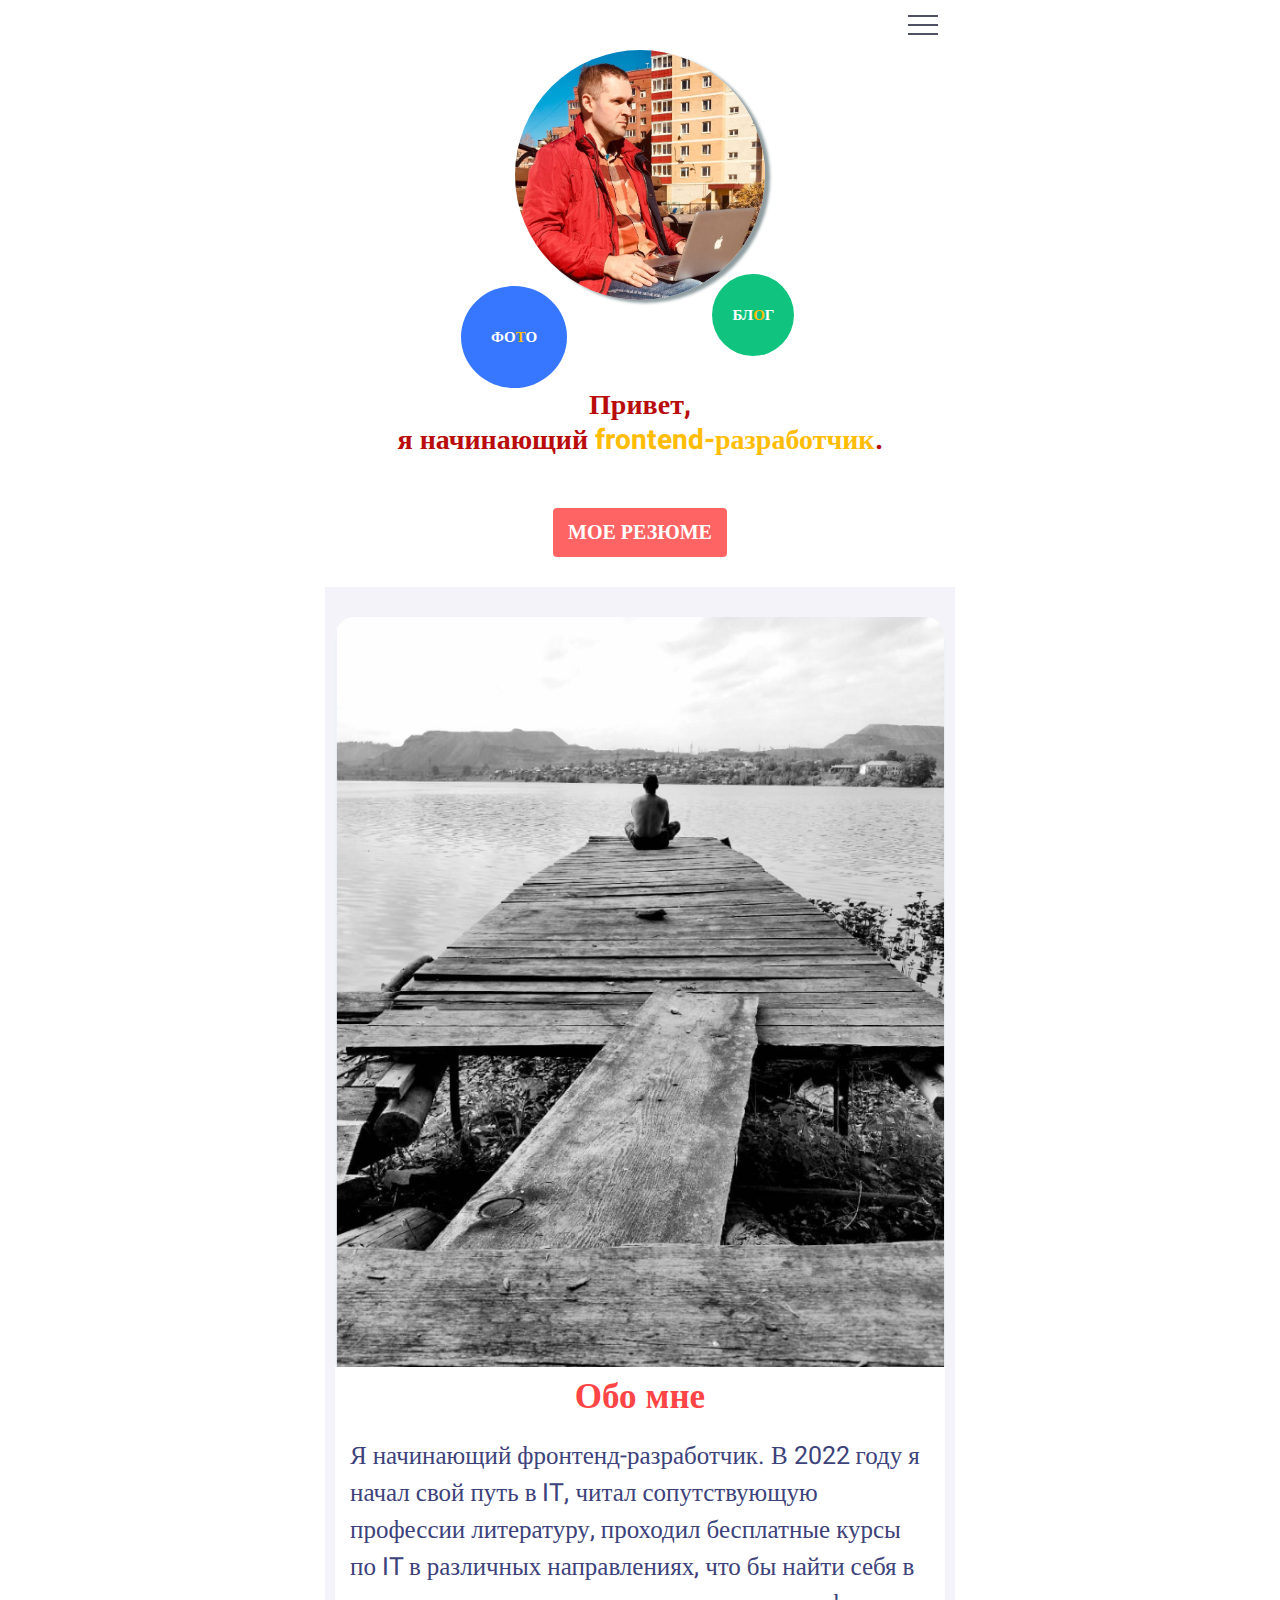
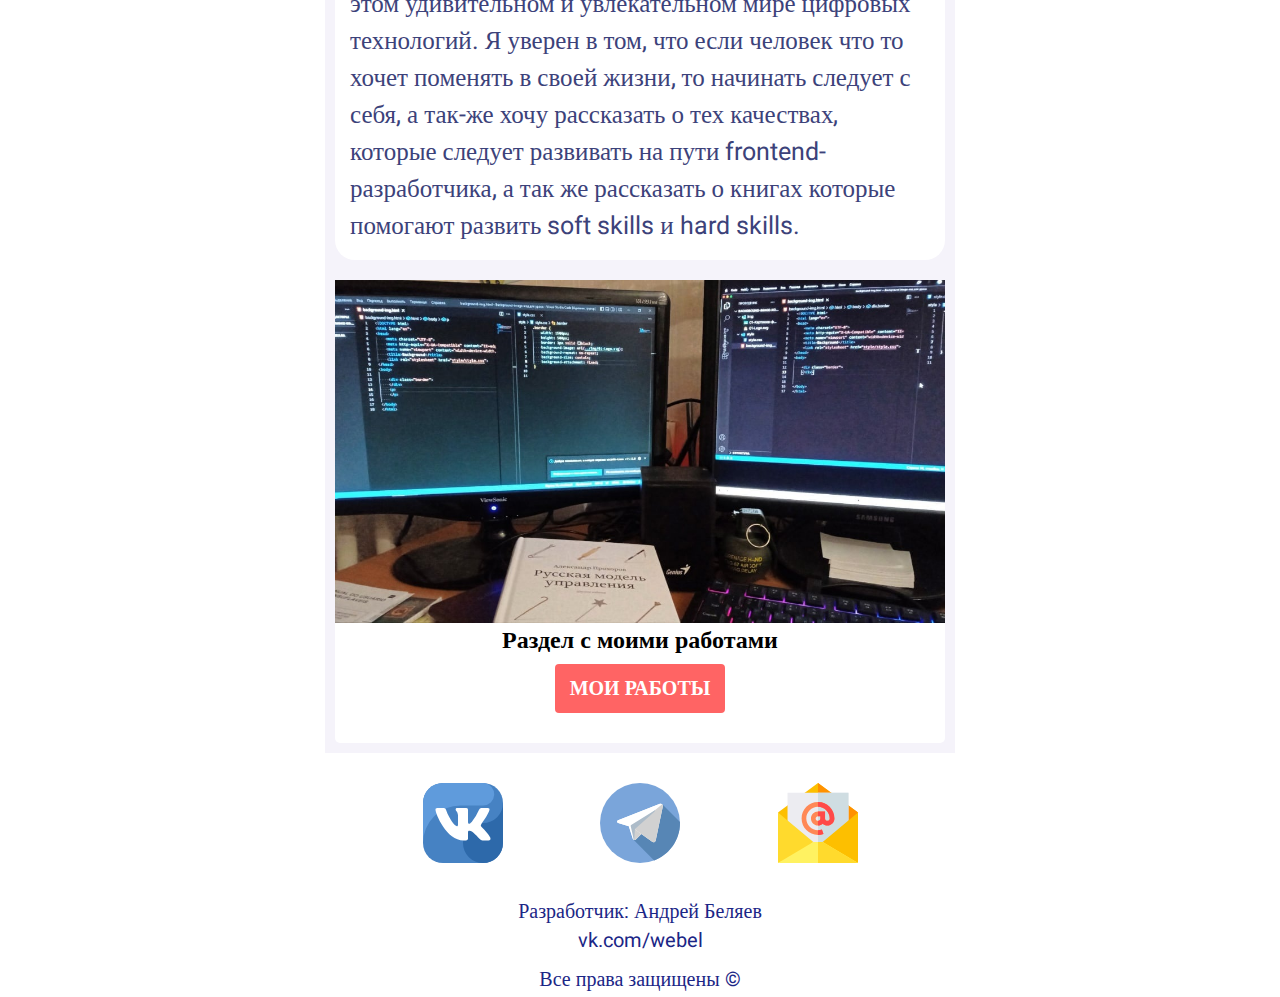
<file: index.html>
<!DOCTYPE html>
<html lang="ru">

<head>
    <link rel="stylesheet" href="css/style.css">
    <meta charset="UTF-8">
    <meta http-equiv="X-UA-Compatible" content="IE=edge">
    <meta name="viewport" content="width=device-width, initial-scale=1.0">
    <title>Resume-mobile</title>
    <meta name="author" content="Андрей Беляев">
</head>

<body class="page-body">
    <header class="page-header">
        <a class="toggler-link" href="#">
            <svg class="toggler-icon" width="30" height="20" viewBox="0 0 30 20" fill="none"
                xmlns="http://www.w3.org/2000/svg">
                <path d="M0 1H30" stroke="#21243D" stroke-width="1.6" />
                <path d="M0 10H30" stroke="#21243D" stroke-width="1.6" />
                <path d="M0 19H30" stroke="#21243D" stroke-width="1.6" />
            </svg>
        </a>
    </header>
    <main class="page-main">
        <img class="image" src="/img/hphoto.jpg" alt="hphoto">
        <div class="section-button-news">
            <a href="my-blog.html" class="button-news">БЛ<span>О</span>Г</a>
        </div>
        <div class="section-button-photo">
            <a href="my-photo.html" class="button-photo">ФО<span>Т</span>О</a>
        </div>
        <h1 class="slogan">Привет,<br>я начинающий <span>frontend-разработчик</span>.</h1>
        <div class="section-button">
            <a href="resume.html" class="button">МОЕ РЕЗЮМЕ</a>
        </div>
        <div class="my-cards">
            <div class="card">
                <img class="imag-card" src="/img/ya-na-prichale.jpg" alt="kniga-dedline">
                <h2 class="title-card">Обо мне</h2>
                <p class="text-card">Я начинающий фронтенд-разработчик. В 2022 году я 
                    начал свой путь в IT, читал сопутствующую профессии литературу,
                     проходил бесплатные курсы по IT в различных направлениях, 
                     что бы найти себя в этом удивительном и увлекательном мире цифровых технологий.
                      Я уверен в том, что если человек что то хочет поменять в своей жизни,
                       то начинать следует с себя, а так-же хочу рассказать о тех качествах,
                        которые следует развивать на пути frontend-разработчика, 
                        а так же рассказать о книгах которые помогают развить soft skills и hard skills.</p>
            </div>
            <div class="works">
                <img class="imag-works" src="/img/coding-doma.jpg" alt="coding-doma">
                <h2 class="title-works">Раздел с моими работами</h2>
                <div class="section-button">
                    <a href="my-work.html" class="button">МОИ РАБОТЫ</a>
                </div>
            </div>
        </div>
    </main>
    <footer class="page-footer">
        <div class="social-items">
            <a href="https://vk.com/webel">
                <svg class="social-icon" viewBox="0 0 64 64" xmlns="http://www.w3.org/2000/svg"><g fill-rule="evenodd"><path d="m48 64h-32a16.0007 16.0007 0 0 1 -16-16v-32a16.0007 16.0007 0 0 1 16-16h32a16 16 0 0 1 16 16v32a16 16 0 0 1 -16 16" fill="#4682c3"/><path d="m30 18h18a9.0006 9.0006 0 0 0 .92-17.954c-.306-.017-.609-.046-.92-.046h-32a16.0007 16.0007 0 0 0 -16 16v32a30.0007 30.0007 0 0 1 30-30" fill="#5f9bdc"/><path d="m48 32a16 16 0 1 0 16 16v-32a16 16 0 0 1 -16 16" fill="#2d69aa"/><path d="m53.118 21.804c.324-1.018 0-1.757-1.435-1.757h-4.765a2.107 2.107 0 0 0 -2.081 1.341 40.5784 40.5784 0 0 1 -5.877 9.761c-1.11 1.11-1.618 1.481-2.22 1.481-.324 0-.74-.371-.74-1.389v-9.483c0-1.203-.371-1.758-1.388-1.758h-7.306a1.1483 1.1483 0 0 0 -1.203 1.11c0 1.157 1.712 1.434 1.897 4.673v7.031c0 1.527-.278 1.805-.879 1.805-1.62 0-6.203-5.968-8.563-12.769-.463-1.342-.924-1.85-2.128-1.85h-4.811c-1.388 0-1.619.647-1.619 1.341 0 3.056 8.638 24.612 22.577 24.612 3.052 0 3.423-.693 3.423-1.85v-4.302c0-1.389.278-1.62 1.249-1.62 2.481 0 6.971 5.542 8.131 6.703a2.9471 2.9471 0 0 0 2.232 1.116h4.765c1.388 0 1.871-.843 1.502-2.184-.858-2.76-6.827-8.438-7.145-8.873-.695-.926-.51-1.295 0-2.129-.047 0 5.782-8.234 6.384-11.01z" fill="#fff"/></g></svg>
            </a>
            <a href="https://t.me/AndreyKravcev">
                <svg class="social-icon" version="1.1" id="Layer_1" xmlns="http://www.w3.org/2000/svg" xmlns:xlink="http://www.w3.org/1999/xlink" x="0px" y="0px" viewBox="0 0 512 512" style="enable-background:new 0 0 512 512;" xml:space="preserve"><circle style="fill:#7AA5DA;" cx="256" cy="256" r="256"/><path style="fill:#5786B5;" d="M511.924,250.077L398.283,136.625l-185.108,225.63l133.284,133.284 C443.197,458.988,512,365.535,512,256C512,254.019,511.969,252.045,511.924,250.077z"/><path style="fill:#FFFFFF;" d="M383.717,133.52c10.206-3.982,20.756,4.948,18.515,15.67l-45.77,218.781 c-2.138,10.257-14.188,14.877-22.635,8.671l-69.094-50.717l-35.219,35.961c-6.189,6.31-16.86,3.741-19.515-4.672l-25.41-80.662 l-68.112-20.118c-8.947-2.638-9.464-15.084-0.793-18.48L383.717,133.52z M350.118,182.065c2.982-2.638-0.483-7.292-3.862-5.189 l-147.015,91.177c-2.586,1.603-3.775,4.758-2.862,7.671l20.049,88.04c0.397,1.345,2.327,1.155,2.5-0.241l4.482-67.094 c0.172-1.655,0.965-3.172,2.207-4.275L350.118,182.065z"/><path style="fill:#9EC2E5;" d="M346.257,176.876c3.379-2.103,6.844,2.551,3.862,5.189l-124.5,110.089 c-1.241,1.103-2.034,2.62-2.207,4.275l-4.482,67.094c-0.172,1.396-2.103,1.586-2.5,0.241l-20.049-88.04 c-0.914-2.913,0.276-6.068,2.862-7.671L346.257,176.876z"/><path style="fill:#FFFFFF;" d="M217.154,364.678c-3.241-1.155-5.982-3.741-7.154-7.465l-25.41-80.662l-68.112-20.118 c-8.947-2.638-9.464-15.084-0.793-18.48L383.717,133.52c6.585-2.569,13.326,0.241,16.653,5.448 c-0.621-0.948-1.362-1.827-2.189-2.603L216.343,284.81v6.499l-1-0.724l1,40.926v32.823c0.259,0.121,0.534,0.224,0.81,0.31V364.678 L217.154,364.678z"/><g><path style="fill:#D1D1D1;" d="M402.525,145.518c0.052,1.172-0.034,2.413-0.293,3.672l-45.77,218.781 c-2.138,10.257-14.188,14.877-22.635,8.671l-69.094-50.717l-48.39-34.616v-6.499l181.838-148.446 c0.827,0.776,1.569,1.655,2.189,2.603c0.121,0.207,0.241,0.396,0.362,0.586c0.103,0.207,0.224,0.414,0.328,0.603 c0.103,0.207,0.207,0.414,0.293,0.621c0.103,0.224,0.19,0.431,0.276,0.655c0.069,0.19,0.155,0.396,0.224,0.621 c0.224,0.672,0.396,1.362,0.517,2.086C402.439,144.587,402.491,145.036,402.525,145.518z"/><path style="fill:#D1D1D1;" d="M264.733,325.925l-35.219,35.961c-0.293,0.293-0.603,0.586-0.914,0.845 c-0.31,0.259-0.621,0.483-0.948,0.707c-0.017,0.017-0.017,0.017-0.017,0.017c-0.655,0.431-1.327,0.793-2.034,1.086 c-0.362,0.138-0.707,0.276-1.069,0.362c-1.5,0.448-3.034,0.569-4.551,0.414c-0.396-0.034-0.793-0.103-1.172-0.172 c-0.052,0-0.103-0.017-0.155-0.034c-0.379-0.103-0.759-0.207-1.138-0.328c-0.121-0.034-0.241-0.069-0.362-0.138l-0.81-33.133 v-40.202L264.733,325.925z"/></g><g><path style="fill:#DADDE0;" d="M228.6,362.73c-0.31,0.259-0.621,0.5-0.948,0.724v-0.017 C227.98,363.213,228.29,362.989,228.6,362.73z"/><path style="fill:#DADDE0;" d="M227.652,363.437v0.017c0,0,0-0.017-0.017,0C227.635,363.454,227.635,363.454,227.652,363.437z"/><path style="fill:#DADDE0;" d="M225.601,364.541c0.707-0.293,1.379-0.655,2.034-1.086 C226.98,363.885,226.29,364.247,225.601,364.541z"/><path style="fill:#DADDE0;" d="M219.981,365.316c1.517,0.155,3.051,0.034,4.551-0.414c-1.086,0.345-2.207,0.5-3.327,0.5 c-0.345,0-0.69-0.017-1.017-0.052C220.119,365.351,220.05,365.351,219.981,365.316z"/></g><g><path style="fill:#FFFFFF;" d="M221.205,365.402c-0.345,0-0.69-0.017-1.017-0.052C220.515,365.385,220.86,365.402,221.205,365.402z "/><path style="fill:#FFFFFF;" d="M219.981,365.316c0.069,0.034,0.138,0.034,0.207,0.034c-0.362-0.017-0.69-0.069-1.034-0.138 C219.429,365.265,219.705,365.299,219.981,365.316z"/></g><g><path style="fill:#DADDE0;" d="M219.981,365.316c-0.276-0.017-0.552-0.052-0.827-0.103c-0.121-0.017-0.241-0.034-0.345-0.069 C219.188,365.213,219.584,365.282,219.981,365.316z"/><path style="fill:#DADDE0;" d="M217.516,364.782c0.379,0.121,0.759,0.224,1.138,0.328c-0.155-0.034-0.31-0.069-0.465-0.103 c-0.069-0.017-0.138-0.034-0.19-0.069C217.843,364.903,217.671,364.851,217.516,364.782z"/></g><g><path style="fill:#FFFFFF;" d="M218.188,365.006c0.155,0.034,0.31,0.069,0.465,0.103 C218.498,365.092,218.343,365.058,218.188,365.006z"/><path style="fill:#FFFFFF;" d="M217.516,364.782c0.155,0.069,0.328,0.121,0.483,0.155c-0.259-0.052-0.517-0.138-0.776-0.241 C217.326,364.73,217.412,364.765,217.516,364.782z"/></g><path style="fill:#DADDE0;" d="M217.516,364.782c-0.103-0.017-0.19-0.052-0.293-0.086c-0.017,0.017-0.052,0-0.069-0.017v-0.034 C217.274,364.713,217.395,364.747,217.516,364.782z"/><path style="fill:#D1D1D1;" d="M216.343,331.511l0.81,33.133c-0.276-0.086-0.552-0.19-0.81-0.31V331.511z"/><polygon style="fill:#DADDE0;" points="216.343,291.309 216.343,331.511 215.343,290.585 "/><path style="fill:#ADBCC9;" d="M350.118,182.065l-124.5,110.089c-1.241,1.103-2.034,2.62-2.207,4.275l-4.474,67.1 c-0.172,1.396-2.103,1.586-2.517,0.241l-20.04-88.045c-0.914-2.913,0.276-6.068,2.862-7.671l147.015-91.177 C349.636,174.773,353.101,179.428,350.118,182.065z"/></svg>
            </a>
            <a href="mailto:webel@vk.com">
                <svg class="social-icon" id="Capa_1" enable-background="new 0 0 512 512" viewBox="0 0 512 512" xmlns="http://www.w3.org/2000/svg"><path d="m512 189.43-256 322.57-256-322.57 67.1-49.5h377.8z" fill="#fdbf00"/><path d="m512 189.43-256 322.57v-372.07h188.9z" fill="#ff9100"/><path d="m344.85 64.89-17.7 24.22h-142.3l-17.7-24.22 88.85-64.89z" fill="#fdbf00"/><path d="m344.85 64.89-17.7 24.22h-71.15v-89.11z" fill="#ff9100"/><path d="m61 62v191.74l195 258.26 195-258.12v-191.88z" fill="#ececf1"/><path d="m451 62v191.88l-195 258.12v-450z" fill="#cfdde2"/><path d="m0 189.426v322.574l143-62 83-73z" fill="#ffda2d"/><path d="m286 377 92 78 134 57v-322.574z" fill="#fdbf00"/><path d="m512 512h-512l226-135h60z" fill="#fff261"/><path d="m512 512h-256v-135h30z" fill="#ffda2d"/><path d="m256 122c-57.9 0-105 47.1-105 105s47.1 105 105 105c12 0 23.77-2.01 35-5.98l-10-28.28c-8 2.83-16.42 4.26-25 4.26-41.35 0-75-33.64-75-75s33.65-75 75-75 75 33.64 75 75c0 8.27-6.73 15-15 15s-15-6.73-15-15v-45h-45c-24.81 0-45 20.19-45 45s20.19 45 45 45c11.52 0 22.03-4.35 30-11.5 7.97 7.15 18.48 11.5 30 11.5 24.81 0 45-20.19 45-45 0-57.9-47.1-105-105-105zm15 105c0 8.27-6.73 15-15 15s-15-6.73-15-15 6.73-15 15-15h15z" fill="#ff8856"/><g fill="#ff4949"><path d="m281 297.74 10 28.28c-11.23 3.97-23 5.98-35 5.98v-30c8.58 0 17-1.43 25-4.26z"/><path d="m361 227c0 24.81-20.19 45-45 45-11.52 0-22.03-4.35-30-11.5-7.97 7.15-18.48 11.5-30 11.5v-30c8.27 0 15-6.73 15-15v-15h-15v-30h45v45c0 8.27 6.73 15 15 15s15-6.73 15-15c0-41.36-33.65-75-75-75v-30c57.9 0 105 47.1 105 105z"/></g></svg>
            </a>
        </div>
        <div class="copyright">
            <p class="copyright-text">Разработчик: Андрей Беляев<br>vk.com/webel</p>
            <p class="copyright-text">Все права защищены ©</p>
        </div>
    </footer>
</body>

</html>

<!-- нужно добиться оптимизации сайта при загрузке, внести размер и уменьшить изображения, проверить читаемость скринридерами -->
</file>
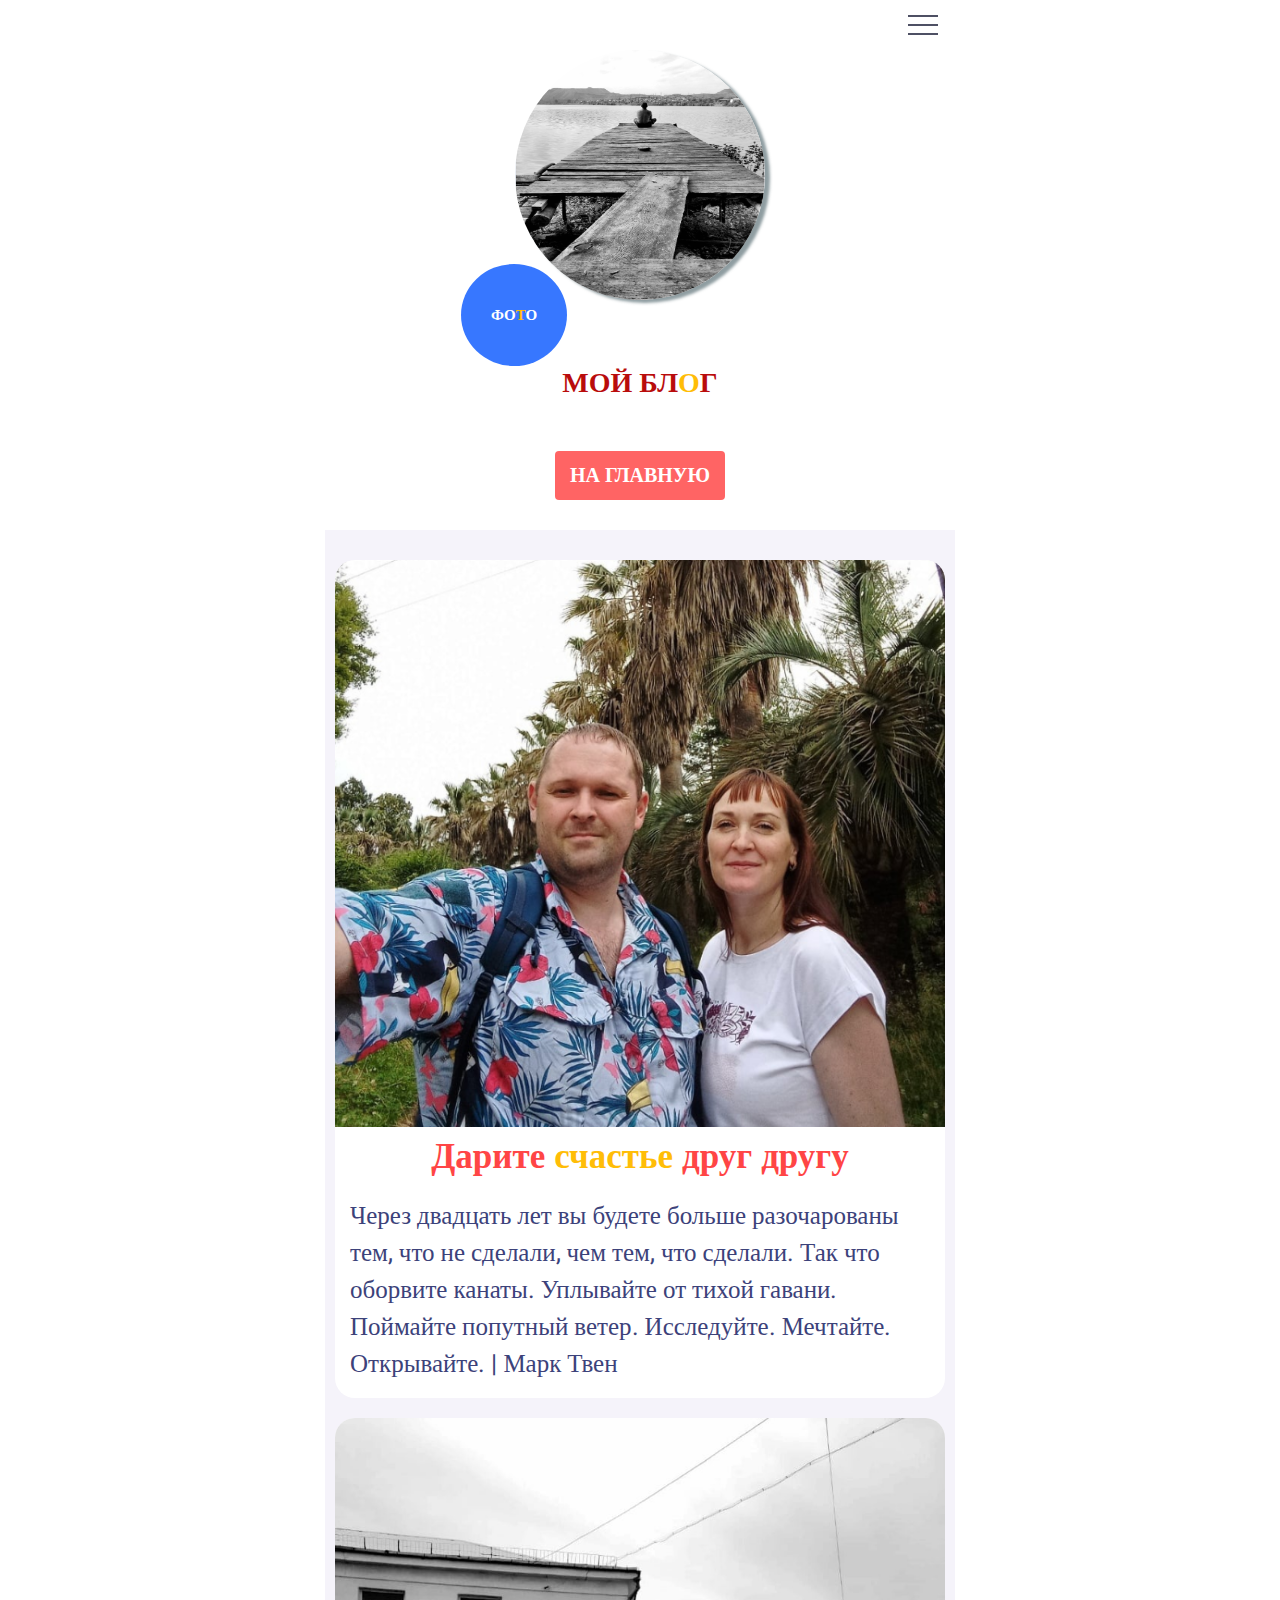
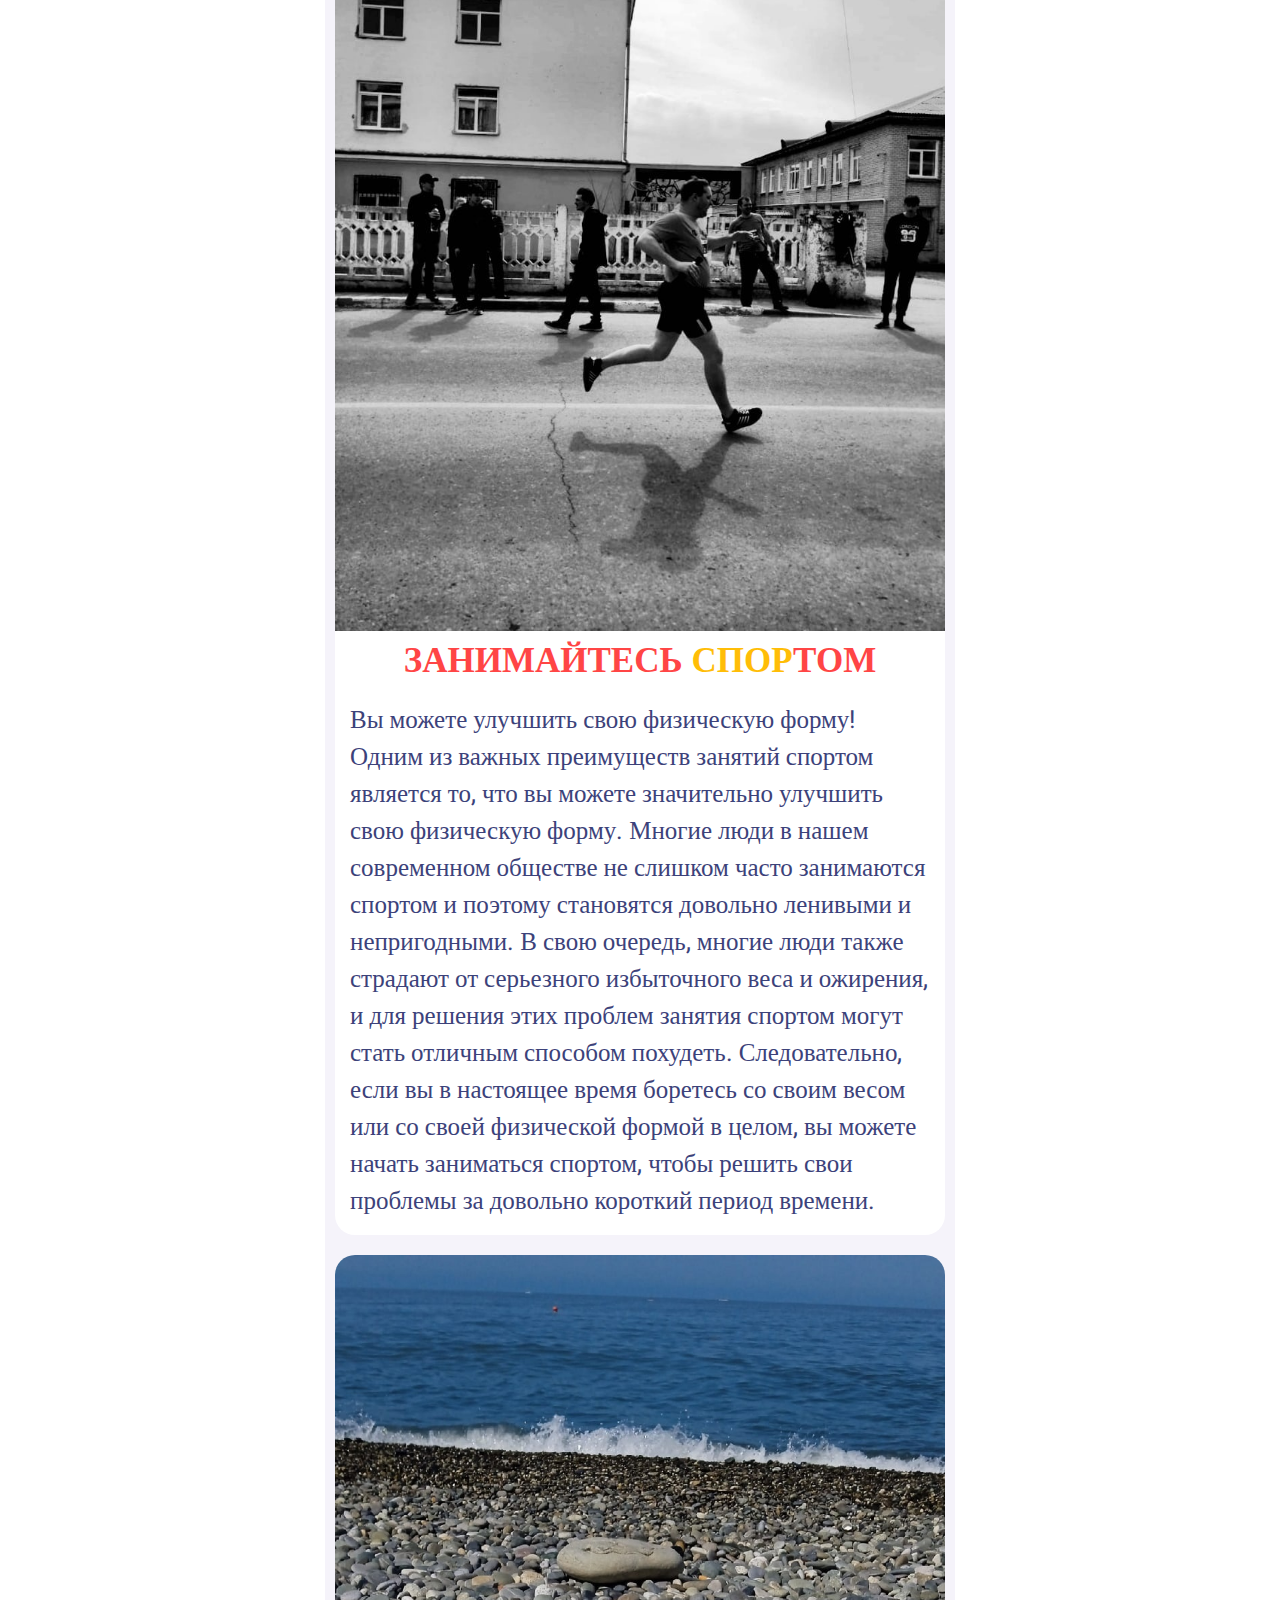
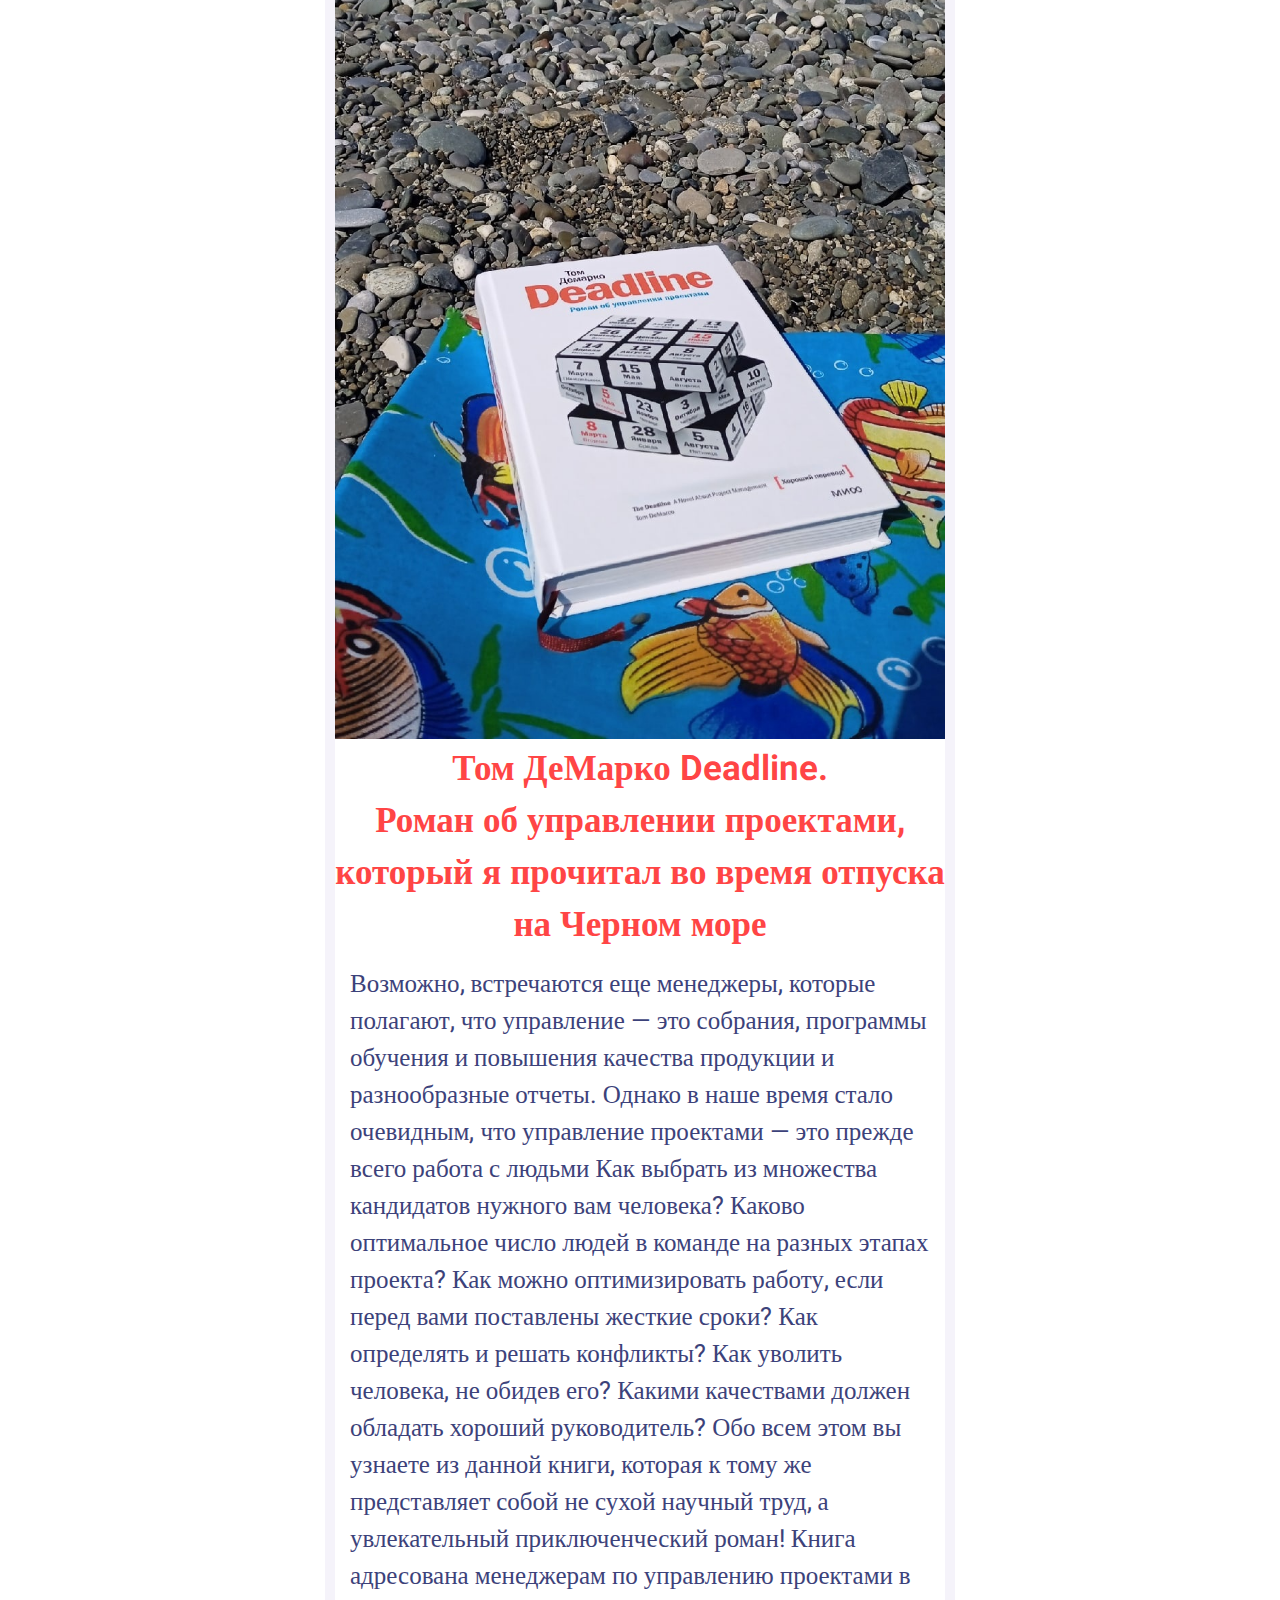
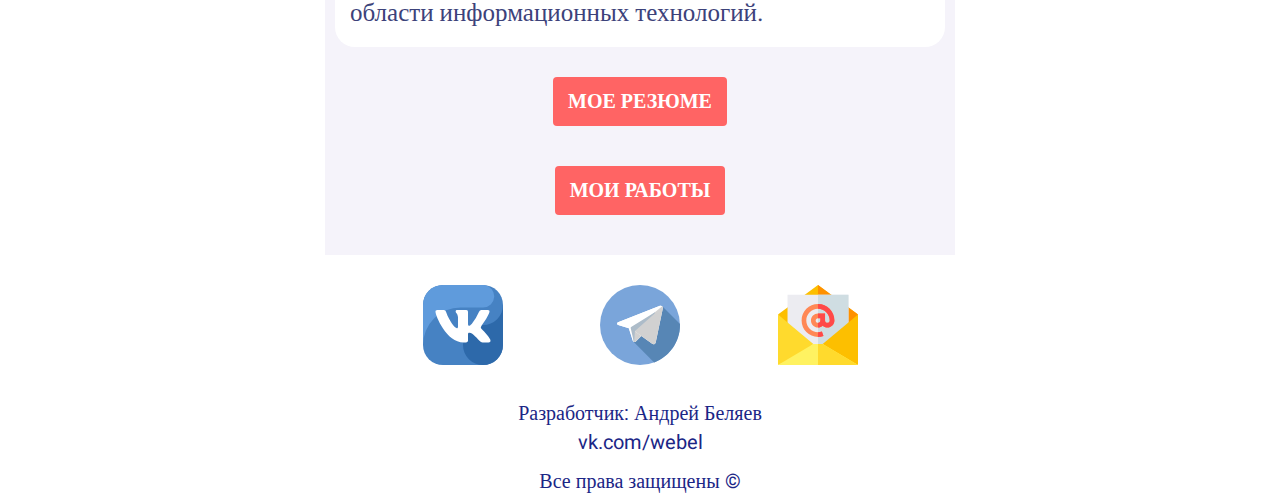
<file: my-blog.html>
<!DOCTYPE html>
<html lang="ru">

<head>
    <link rel="stylesheet" href="css/style.css">
    <meta charset="UTF-8">
    <meta http-equiv="X-UA-Compatible" content="IE=edge">
    <meta name="viewport" content="width=device-width, initial-scale=1.0">
    <title>my-blog</title>
    <meta name="author" content="Андрей Беляев">
</head>

<body class="page-body">
    <header class="page-header">
        <a class="toggler-link" href="#">
            <svg class="toggler-icon" width="30" height="20" viewBox="0 0 30 20" fill="none"
                xmlns="http://www.w3.org/2000/svg">
                <path d="M0 1H30" stroke="#21243D" stroke-width="1.6" />
                <path d="M0 10H30" stroke="#21243D" stroke-width="1.6" />
                <path d="M0 19H30" stroke="#21243D" stroke-width="1.6" />
            </svg>
        </a>
    </header>
    <main class="page-main">
        <img class="image" src="/img/ya-na-prichale.jpg" alt="hphoto">
        <div class="section-button-photo">
            <a href="my-photo.html" class="button-photo">ФО<span>Т</span>О</a>
        </div>
        <h1 class="slogan">МОЙ БЛ<span>О</span>Г</h1>
        <div class="section-button">
            <a href="index.html" class="button">НА ГЛАВНУЮ</a>
        </div>
        <div class="my-cards">
            <div class="card">
                <img class="imag-card" src="/img/andrejnatasha.jpg" alt="kniga-dedline">
                <h2 class="title-card">Дарите <span>счастье</span> друг другу</h2>
                <p class="text-card">Через двадцать лет вы будете больше разочарованы тем,
                    что не сделали, чем тем, что сделали. Так что оборвите канаты.
                    Уплывайте от тихой гавани. Поймайте попутный ветер. Исследуйте.
                    Мечтайте. Открывайте. | Марк Твен</p>
            </div>
            <div class="card">
                <img class="imag-card" src="/img/beg9maya.jpg" alt="kniga-dedline">
                <h2 class="title-card">ЗАНИМАЙТЕСЬ <span>СПОР</span>ТОМ</h2>
                <p class="text-card">Вы можете улучшить свою физическую форму!
                    Одним из важных преимуществ занятий спортом является то,
                    что вы можете значительно улучшить свою физическую форму.
                    Многие люди в нашем современном обществе не слишком часто
                    занимаются спортом и поэтому становятся довольно ленивыми и непригодными.
                    В свою очередь, многие люди также страдают от серьезного
                    избыточного веса и ожирения, и для решения этих проблем занятия
                    спортом могут стать отличным способом похудеть. Следовательно,
                    если вы в настоящее время боретесь со своим весом или со своей
                    физической формой в целом, вы можете начать заниматься спортом,
                    чтобы решить свои проблемы за довольно короткий период времени.</p>
            </div>
            <div class="card">
                <img class="imag-card" src="/img/kniga-dedline.jpg" alt="kniga-dedline">
                <h2 class="title-card">Том ДеМарко Deadline.<br> Роман об управлении проектами, который я прочитал во
                    время отпуска на Черном море</h2>
                <p class="text-card">
                    Возможно, встречаются еще менеджеры, которые полагают, что
                    управление — это собрания, программы обучения и повышения качества
                    продукции и разнообразные отчеты. Однако в наше время стало очевидным, что
                    управление проектами — это прежде всего работа с людьми
                    Как выбрать из множества кандидатов нужного вам человека? Каково
                    оптимальное число людей в команде на разных этапах проекта? Как можно
                    оптимизировать работу, если перед вами поставлены жесткие сроки? Как
                    определять и решать конфликты? Как уволить человека, не обидев его? Какими
                    качествами должен обладать хороший руководитель? Обо всем этом вы
                    узнаете из данной книги, которая к тому же представляет собой не сухой
                    научный труд, а увлекательный приключенческий роман!
                    Книга адресована менеджерам по управлению проектами в области
                    информационных технологий.</p>
            </div>
            <div class="section-button">
                <a href="resume.html" class="button">МОЕ РЕЗЮМЕ</a>
            </div>
            <div class="section-button">
                <a href="my-work.html" class="button">МОИ РАБОТЫ</a>
            </div>
        </div>
    </main>
    <footer class="page-footer">
        <div class="social-items">
            <a href="https://vk.com/webel">
                <svg class="social-icon" viewBox="0 0 64 64" xmlns="http://www.w3.org/2000/svg">
                    <g fill-rule="evenodd">
                        <path
                            d="m48 64h-32a16.0007 16.0007 0 0 1 -16-16v-32a16.0007 16.0007 0 0 1 16-16h32a16 16 0 0 1 16 16v32a16 16 0 0 1 -16 16"
                            fill="#4682c3" />
                        <path
                            d="m30 18h18a9.0006 9.0006 0 0 0 .92-17.954c-.306-.017-.609-.046-.92-.046h-32a16.0007 16.0007 0 0 0 -16 16v32a30.0007 30.0007 0 0 1 30-30"
                            fill="#5f9bdc" />
                        <path d="m48 32a16 16 0 1 0 16 16v-32a16 16 0 0 1 -16 16" fill="#2d69aa" />
                        <path
                            d="m53.118 21.804c.324-1.018 0-1.757-1.435-1.757h-4.765a2.107 2.107 0 0 0 -2.081 1.341 40.5784 40.5784 0 0 1 -5.877 9.761c-1.11 1.11-1.618 1.481-2.22 1.481-.324 0-.74-.371-.74-1.389v-9.483c0-1.203-.371-1.758-1.388-1.758h-7.306a1.1483 1.1483 0 0 0 -1.203 1.11c0 1.157 1.712 1.434 1.897 4.673v7.031c0 1.527-.278 1.805-.879 1.805-1.62 0-6.203-5.968-8.563-12.769-.463-1.342-.924-1.85-2.128-1.85h-4.811c-1.388 0-1.619.647-1.619 1.341 0 3.056 8.638 24.612 22.577 24.612 3.052 0 3.423-.693 3.423-1.85v-4.302c0-1.389.278-1.62 1.249-1.62 2.481 0 6.971 5.542 8.131 6.703a2.9471 2.9471 0 0 0 2.232 1.116h4.765c1.388 0 1.871-.843 1.502-2.184-.858-2.76-6.827-8.438-7.145-8.873-.695-.926-.51-1.295 0-2.129-.047 0 5.782-8.234 6.384-11.01z"
                            fill="#fff" />
                    </g>
                </svg>
            </a>
            <a href="https://t.me/AndreyKravcev">
                <svg class="social-icon" version="1.1" id="Layer_1" xmlns="http://www.w3.org/2000/svg"
                    xmlns:xlink="http://www.w3.org/1999/xlink" x="0px" y="0px" viewBox="0 0 512 512"
                    style="enable-background:new 0 0 512 512;" xml:space="preserve">
                    <circle style="fill:#7AA5DA;" cx="256" cy="256" r="256" />
                    <path style="fill:#5786B5;"
                        d="M511.924,250.077L398.283,136.625l-185.108,225.63l133.284,133.284 C443.197,458.988,512,365.535,512,256C512,254.019,511.969,252.045,511.924,250.077z" />
                    <path style="fill:#FFFFFF;"
                        d="M383.717,133.52c10.206-3.982,20.756,4.948,18.515,15.67l-45.77,218.781 c-2.138,10.257-14.188,14.877-22.635,8.671l-69.094-50.717l-35.219,35.961c-6.189,6.31-16.86,3.741-19.515-4.672l-25.41-80.662 l-68.112-20.118c-8.947-2.638-9.464-15.084-0.793-18.48L383.717,133.52z M350.118,182.065c2.982-2.638-0.483-7.292-3.862-5.189 l-147.015,91.177c-2.586,1.603-3.775,4.758-2.862,7.671l20.049,88.04c0.397,1.345,2.327,1.155,2.5-0.241l4.482-67.094 c0.172-1.655,0.965-3.172,2.207-4.275L350.118,182.065z" />
                    <path style="fill:#9EC2E5;"
                        d="M346.257,176.876c3.379-2.103,6.844,2.551,3.862,5.189l-124.5,110.089 c-1.241,1.103-2.034,2.62-2.207,4.275l-4.482,67.094c-0.172,1.396-2.103,1.586-2.5,0.241l-20.049-88.04 c-0.914-2.913,0.276-6.068,2.862-7.671L346.257,176.876z" />
                    <path style="fill:#FFFFFF;"
                        d="M217.154,364.678c-3.241-1.155-5.982-3.741-7.154-7.465l-25.41-80.662l-68.112-20.118 c-8.947-2.638-9.464-15.084-0.793-18.48L383.717,133.52c6.585-2.569,13.326,0.241,16.653,5.448 c-0.621-0.948-1.362-1.827-2.189-2.603L216.343,284.81v6.499l-1-0.724l1,40.926v32.823c0.259,0.121,0.534,0.224,0.81,0.31V364.678 L217.154,364.678z" />
                    <g>
                        <path style="fill:#D1D1D1;"
                            d="M402.525,145.518c0.052,1.172-0.034,2.413-0.293,3.672l-45.77,218.781 c-2.138,10.257-14.188,14.877-22.635,8.671l-69.094-50.717l-48.39-34.616v-6.499l181.838-148.446 c0.827,0.776,1.569,1.655,2.189,2.603c0.121,0.207,0.241,0.396,0.362,0.586c0.103,0.207,0.224,0.414,0.328,0.603 c0.103,0.207,0.207,0.414,0.293,0.621c0.103,0.224,0.19,0.431,0.276,0.655c0.069,0.19,0.155,0.396,0.224,0.621 c0.224,0.672,0.396,1.362,0.517,2.086C402.439,144.587,402.491,145.036,402.525,145.518z" />
                        <path style="fill:#D1D1D1;"
                            d="M264.733,325.925l-35.219,35.961c-0.293,0.293-0.603,0.586-0.914,0.845 c-0.31,0.259-0.621,0.483-0.948,0.707c-0.017,0.017-0.017,0.017-0.017,0.017c-0.655,0.431-1.327,0.793-2.034,1.086 c-0.362,0.138-0.707,0.276-1.069,0.362c-1.5,0.448-3.034,0.569-4.551,0.414c-0.396-0.034-0.793-0.103-1.172-0.172 c-0.052,0-0.103-0.017-0.155-0.034c-0.379-0.103-0.759-0.207-1.138-0.328c-0.121-0.034-0.241-0.069-0.362-0.138l-0.81-33.133 v-40.202L264.733,325.925z" />
                    </g>
                    <g>
                        <path style="fill:#DADDE0;"
                            d="M228.6,362.73c-0.31,0.259-0.621,0.5-0.948,0.724v-0.017 C227.98,363.213,228.29,362.989,228.6,362.73z" />
                        <path style="fill:#DADDE0;"
                            d="M227.652,363.437v0.017c0,0,0-0.017-0.017,0C227.635,363.454,227.635,363.454,227.652,363.437z" />
                        <path style="fill:#DADDE0;"
                            d="M225.601,364.541c0.707-0.293,1.379-0.655,2.034-1.086 C226.98,363.885,226.29,364.247,225.601,364.541z" />
                        <path style="fill:#DADDE0;"
                            d="M219.981,365.316c1.517,0.155,3.051,0.034,4.551-0.414c-1.086,0.345-2.207,0.5-3.327,0.5 c-0.345,0-0.69-0.017-1.017-0.052C220.119,365.351,220.05,365.351,219.981,365.316z" />
                    </g>
                    <g>
                        <path style="fill:#FFFFFF;"
                            d="M221.205,365.402c-0.345,0-0.69-0.017-1.017-0.052C220.515,365.385,220.86,365.402,221.205,365.402z " />
                        <path style="fill:#FFFFFF;"
                            d="M219.981,365.316c0.069,0.034,0.138,0.034,0.207,0.034c-0.362-0.017-0.69-0.069-1.034-0.138 C219.429,365.265,219.705,365.299,219.981,365.316z" />
                    </g>
                    <g>
                        <path style="fill:#DADDE0;"
                            d="M219.981,365.316c-0.276-0.017-0.552-0.052-0.827-0.103c-0.121-0.017-0.241-0.034-0.345-0.069 C219.188,365.213,219.584,365.282,219.981,365.316z" />
                        <path style="fill:#DADDE0;"
                            d="M217.516,364.782c0.379,0.121,0.759,0.224,1.138,0.328c-0.155-0.034-0.31-0.069-0.465-0.103 c-0.069-0.017-0.138-0.034-0.19-0.069C217.843,364.903,217.671,364.851,217.516,364.782z" />
                    </g>
                    <g>
                        <path style="fill:#FFFFFF;"
                            d="M218.188,365.006c0.155,0.034,0.31,0.069,0.465,0.103 C218.498,365.092,218.343,365.058,218.188,365.006z" />
                        <path style="fill:#FFFFFF;"
                            d="M217.516,364.782c0.155,0.069,0.328,0.121,0.483,0.155c-0.259-0.052-0.517-0.138-0.776-0.241 C217.326,364.73,217.412,364.765,217.516,364.782z" />
                    </g>
                    <path style="fill:#DADDE0;"
                        d="M217.516,364.782c-0.103-0.017-0.19-0.052-0.293-0.086c-0.017,0.017-0.052,0-0.069-0.017v-0.034 C217.274,364.713,217.395,364.747,217.516,364.782z" />
                    <path style="fill:#D1D1D1;"
                        d="M216.343,331.511l0.81,33.133c-0.276-0.086-0.552-0.19-0.81-0.31V331.511z" />
                    <polygon style="fill:#DADDE0;" points="216.343,291.309 216.343,331.511 215.343,290.585 " />
                    <path style="fill:#ADBCC9;"
                        d="M350.118,182.065l-124.5,110.089c-1.241,1.103-2.034,2.62-2.207,4.275l-4.474,67.1 c-0.172,1.396-2.103,1.586-2.517,0.241l-20.04-88.045c-0.914-2.913,0.276-6.068,2.862-7.671l147.015-91.177 C349.636,174.773,353.101,179.428,350.118,182.065z" />
                </svg>
            </a>
            <a href="mailto:webel@vk.com">
                <svg class="social-icon" id="Capa_1" enable-background="new 0 0 512 512" viewBox="0 0 512 512"
                    xmlns="http://www.w3.org/2000/svg">
                    <path d="m512 189.43-256 322.57-256-322.57 67.1-49.5h377.8z" fill="#fdbf00" />
                    <path d="m512 189.43-256 322.57v-372.07h188.9z" fill="#ff9100" />
                    <path d="m344.85 64.89-17.7 24.22h-142.3l-17.7-24.22 88.85-64.89z" fill="#fdbf00" />
                    <path d="m344.85 64.89-17.7 24.22h-71.15v-89.11z" fill="#ff9100" />
                    <path d="m61 62v191.74l195 258.26 195-258.12v-191.88z" fill="#ececf1" />
                    <path d="m451 62v191.88l-195 258.12v-450z" fill="#cfdde2" />
                    <path d="m0 189.426v322.574l143-62 83-73z" fill="#ffda2d" />
                    <path d="m286 377 92 78 134 57v-322.574z" fill="#fdbf00" />
                    <path d="m512 512h-512l226-135h60z" fill="#fff261" />
                    <path d="m512 512h-256v-135h30z" fill="#ffda2d" />
                    <path
                        d="m256 122c-57.9 0-105 47.1-105 105s47.1 105 105 105c12 0 23.77-2.01 35-5.98l-10-28.28c-8 2.83-16.42 4.26-25 4.26-41.35 0-75-33.64-75-75s33.65-75 75-75 75 33.64 75 75c0 8.27-6.73 15-15 15s-15-6.73-15-15v-45h-45c-24.81 0-45 20.19-45 45s20.19 45 45 45c11.52 0 22.03-4.35 30-11.5 7.97 7.15 18.48 11.5 30 11.5 24.81 0 45-20.19 45-45 0-57.9-47.1-105-105-105zm15 105c0 8.27-6.73 15-15 15s-15-6.73-15-15 6.73-15 15-15h15z"
                        fill="#ff8856" />
                    <g fill="#ff4949">
                        <path d="m281 297.74 10 28.28c-11.23 3.97-23 5.98-35 5.98v-30c8.58 0 17-1.43 25-4.26z" />
                        <path
                            d="m361 227c0 24.81-20.19 45-45 45-11.52 0-22.03-4.35-30-11.5-7.97 7.15-18.48 11.5-30 11.5v-30c8.27 0 15-6.73 15-15v-15h-15v-30h45v45c0 8.27 6.73 15 15 15s15-6.73 15-15c0-41.36-33.65-75-75-75v-30c57.9 0 105 47.1 105 105z" />
                    </g>
                </svg>
            </a>
        </div>
        <div class="copyright">
            <p class="copyright-text">Разработчик: Андрей Беляев<br>vk.com/webel</p>
            <p class="copyright-text">Все права защищены ©</p>
        </div>
    </footer>
</body>

</html>
</file>
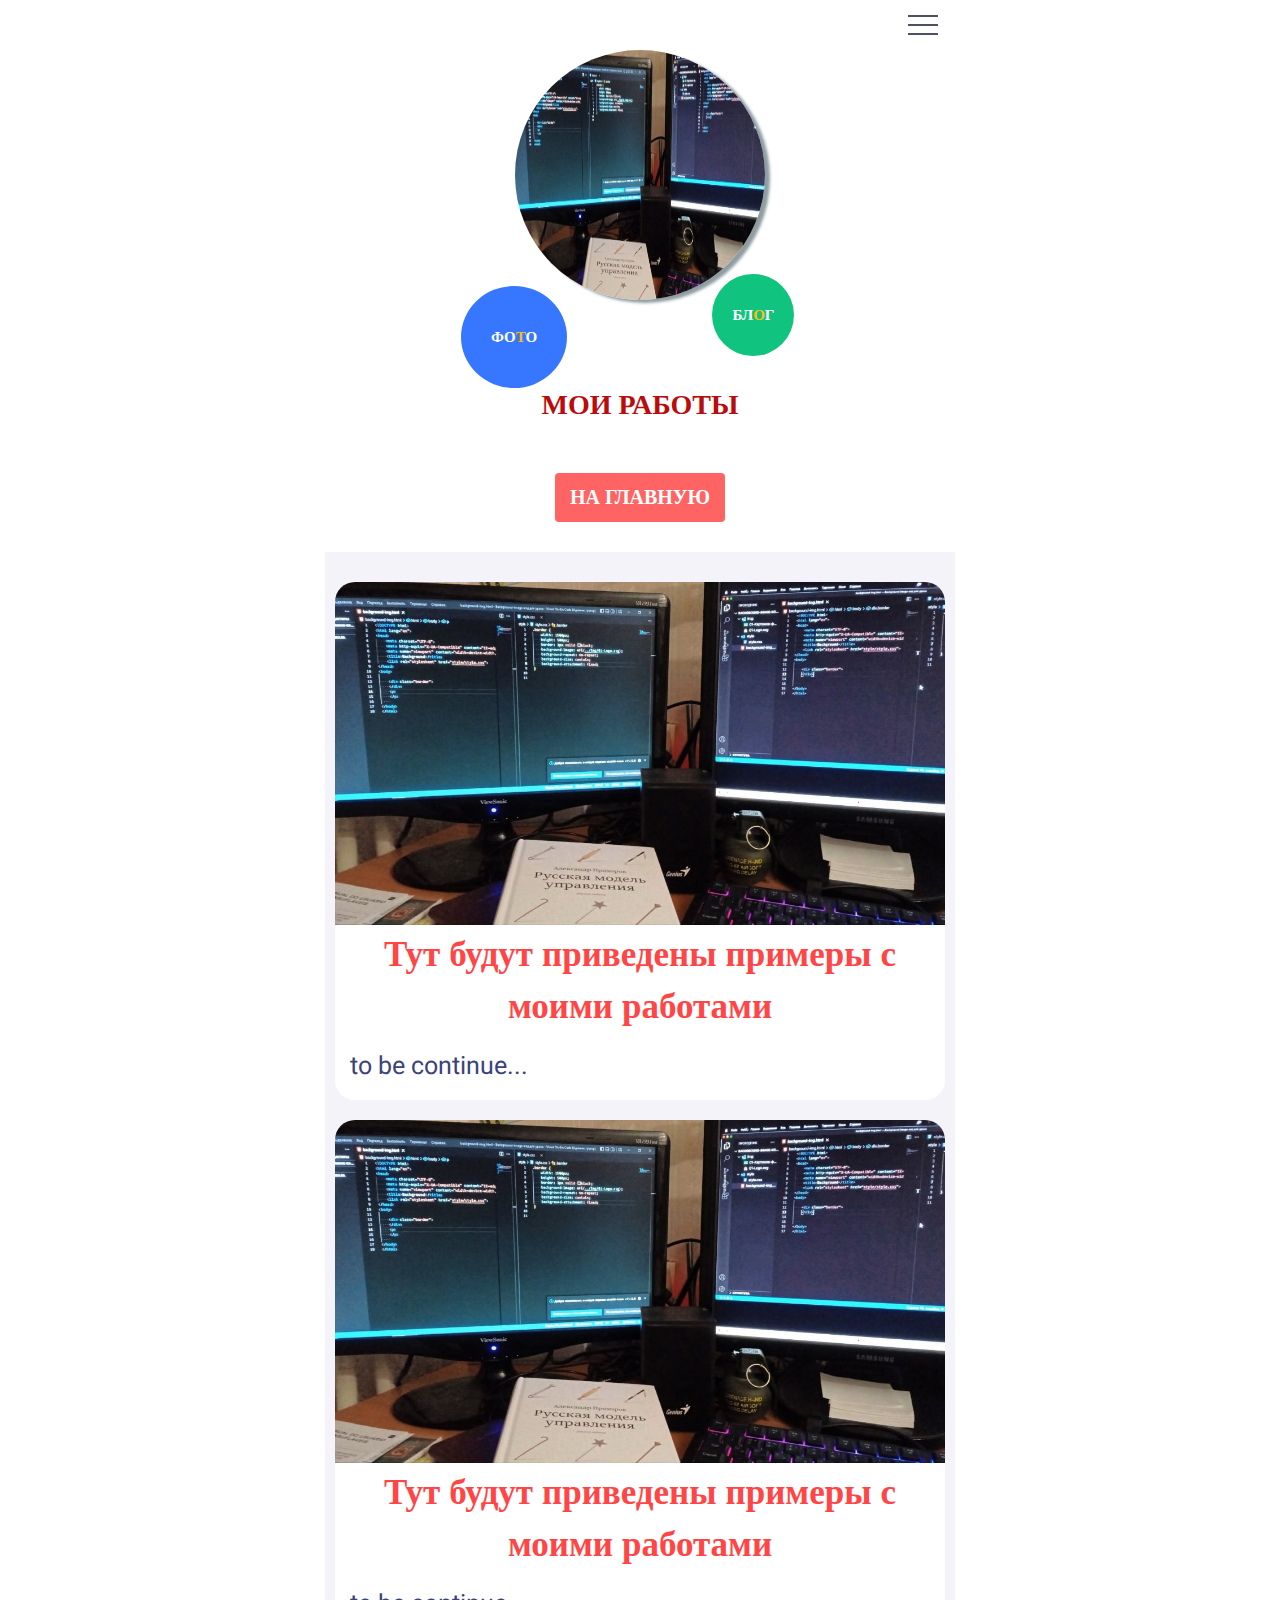
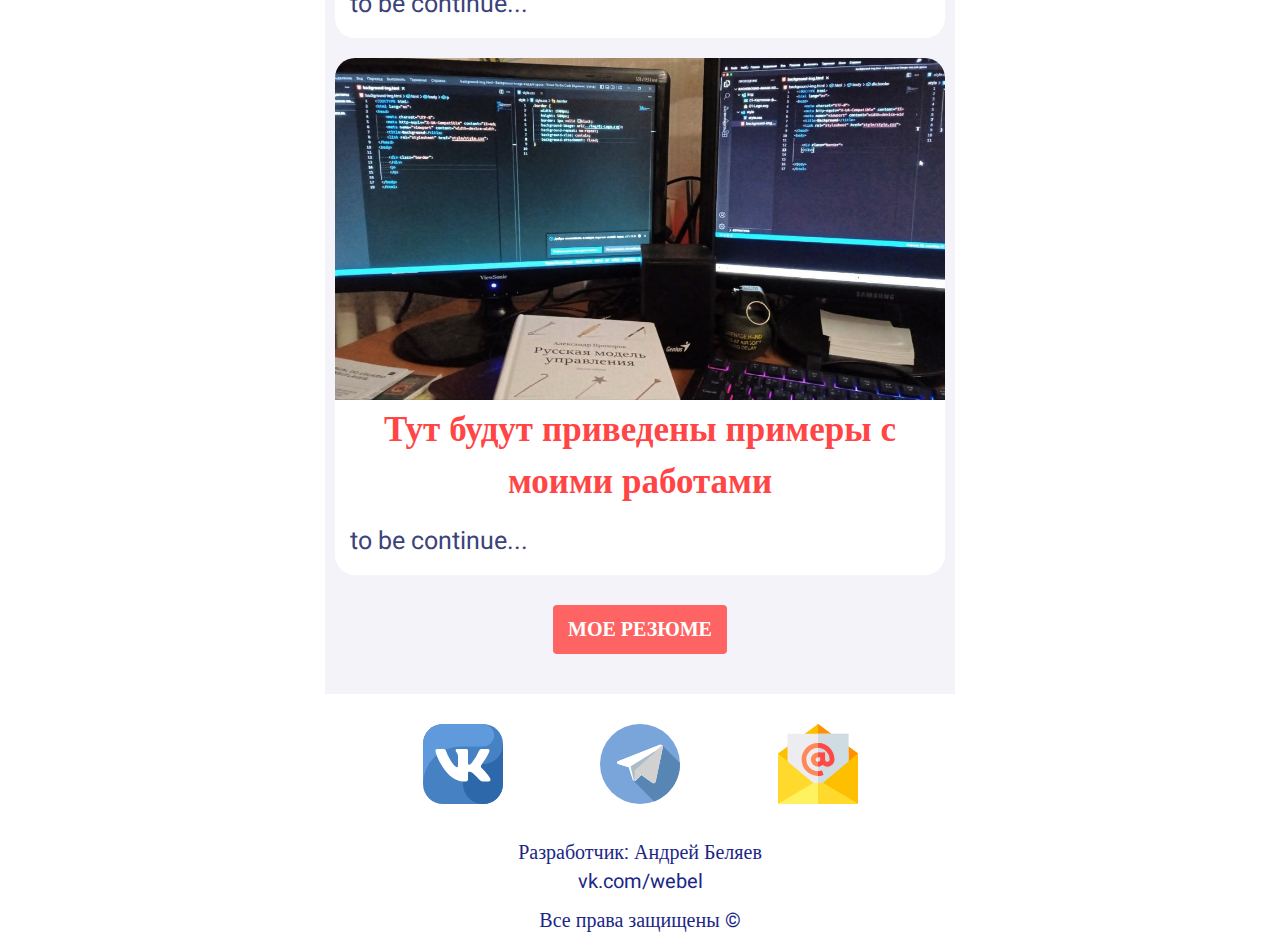
<file: my-work.html>
<!DOCTYPE html>
<html lang="ru">

<head>
    <link rel="stylesheet" href="css/style.css">
    <meta charset="UTF-8">
    <meta http-equiv="X-UA-Compatible" content="IE=edge">
    <meta name="viewport" content="width=device-width, initial-scale=1.0">
    <title>my-work</title>
    <meta name="author" content="Андрей Беляев">
</head>

<body class="page-body">
    <header class="page-header">
        <a class="toggler-link" href="#">
            <svg class="toggler-icon" width="30" height="20" viewBox="0 0 30 20" fill="none"
                xmlns="http://www.w3.org/2000/svg">
                <path d="M0 1H30" stroke="#21243D" stroke-width="1.6" />
                <path d="M0 10H30" stroke="#21243D" stroke-width="1.6" />
                <path d="M0 19H30" stroke="#21243D" stroke-width="1.6" />
            </svg>
        </a>
    </header>
    <main class="page-main">
        <img class="image" src="/img/coding-doma.jpg" alt="hphoto">
        <div class="section-button-news">
            <a href="my-blog.html" class="button-news">БЛ<span>О</span>Г</a>
        </div>
        <div class="section-button-photo">
            <a href="my-photo.html" class="button-photo">ФО<span>Т</span>О</a>
        </div>
        <h1 class="slogan">МОИ РАБОТЫ</h1>
        <div class="section-button">
            <a href="index.html" class="button">НА ГЛАВНУЮ</a>
        </div>
        <div class="my-cards">
            <div class="card">
                <img class="imag-card" src="/img/coding-doma.jpg" alt="kniga-dedline">
                <h2 class="title-card">Тут будут приведены примеры с моими работами</h2>
                <p class="text-card">to be continue...</p>
            </div>
            <div class="card">
                <img class="imag-card" src="/img/coding-doma.jpg" alt="kniga-dedline">
                <h2 class="title-card">Тут будут приведены примеры с моими работами</h2>
                <p class="text-card">to be continue...</p>
            </div>
            <div class="card">
                <img class="imag-card" src="/img/coding-doma.jpg" alt="kniga-dedline">
                <h2 class="title-card">Тут будут приведены примеры с моими работами</h2>
                <p class="text-card">to be continue...</p>
            </div>

            <div class="section-button">
                <a href="resume.html" class="button">МОЕ РЕЗЮМЕ</a>
            </div>
        </div>
    </main>
    <footer class="page-footer">
        <div class="social-items">
            <a href="https://vk.com/webel">
                <svg class="social-icon" viewBox="0 0 64 64" xmlns="http://www.w3.org/2000/svg">
                    <g fill-rule="evenodd">
                        <path
                            d="m48 64h-32a16.0007 16.0007 0 0 1 -16-16v-32a16.0007 16.0007 0 0 1 16-16h32a16 16 0 0 1 16 16v32a16 16 0 0 1 -16 16"
                            fill="#4682c3" />
                        <path
                            d="m30 18h18a9.0006 9.0006 0 0 0 .92-17.954c-.306-.017-.609-.046-.92-.046h-32a16.0007 16.0007 0 0 0 -16 16v32a30.0007 30.0007 0 0 1 30-30"
                            fill="#5f9bdc" />
                        <path d="m48 32a16 16 0 1 0 16 16v-32a16 16 0 0 1 -16 16" fill="#2d69aa" />
                        <path
                            d="m53.118 21.804c.324-1.018 0-1.757-1.435-1.757h-4.765a2.107 2.107 0 0 0 -2.081 1.341 40.5784 40.5784 0 0 1 -5.877 9.761c-1.11 1.11-1.618 1.481-2.22 1.481-.324 0-.74-.371-.74-1.389v-9.483c0-1.203-.371-1.758-1.388-1.758h-7.306a1.1483 1.1483 0 0 0 -1.203 1.11c0 1.157 1.712 1.434 1.897 4.673v7.031c0 1.527-.278 1.805-.879 1.805-1.62 0-6.203-5.968-8.563-12.769-.463-1.342-.924-1.85-2.128-1.85h-4.811c-1.388 0-1.619.647-1.619 1.341 0 3.056 8.638 24.612 22.577 24.612 3.052 0 3.423-.693 3.423-1.85v-4.302c0-1.389.278-1.62 1.249-1.62 2.481 0 6.971 5.542 8.131 6.703a2.9471 2.9471 0 0 0 2.232 1.116h4.765c1.388 0 1.871-.843 1.502-2.184-.858-2.76-6.827-8.438-7.145-8.873-.695-.926-.51-1.295 0-2.129-.047 0 5.782-8.234 6.384-11.01z"
                            fill="#fff" />
                    </g>
                </svg>
            </a>
            <a href="https://t.me/AndreyKravcev">
                <svg class="social-icon" version="1.1" id="Layer_1" xmlns="http://www.w3.org/2000/svg"
                    xmlns:xlink="http://www.w3.org/1999/xlink" x="0px" y="0px" viewBox="0 0 512 512"
                    style="enable-background:new 0 0 512 512;" xml:space="preserve">
                    <circle style="fill:#7AA5DA;" cx="256" cy="256" r="256" />
                    <path style="fill:#5786B5;"
                        d="M511.924,250.077L398.283,136.625l-185.108,225.63l133.284,133.284 C443.197,458.988,512,365.535,512,256C512,254.019,511.969,252.045,511.924,250.077z" />
                    <path style="fill:#FFFFFF;"
                        d="M383.717,133.52c10.206-3.982,20.756,4.948,18.515,15.67l-45.77,218.781 c-2.138,10.257-14.188,14.877-22.635,8.671l-69.094-50.717l-35.219,35.961c-6.189,6.31-16.86,3.741-19.515-4.672l-25.41-80.662 l-68.112-20.118c-8.947-2.638-9.464-15.084-0.793-18.48L383.717,133.52z M350.118,182.065c2.982-2.638-0.483-7.292-3.862-5.189 l-147.015,91.177c-2.586,1.603-3.775,4.758-2.862,7.671l20.049,88.04c0.397,1.345,2.327,1.155,2.5-0.241l4.482-67.094 c0.172-1.655,0.965-3.172,2.207-4.275L350.118,182.065z" />
                    <path style="fill:#9EC2E5;"
                        d="M346.257,176.876c3.379-2.103,6.844,2.551,3.862,5.189l-124.5,110.089 c-1.241,1.103-2.034,2.62-2.207,4.275l-4.482,67.094c-0.172,1.396-2.103,1.586-2.5,0.241l-20.049-88.04 c-0.914-2.913,0.276-6.068,2.862-7.671L346.257,176.876z" />
                    <path style="fill:#FFFFFF;"
                        d="M217.154,364.678c-3.241-1.155-5.982-3.741-7.154-7.465l-25.41-80.662l-68.112-20.118 c-8.947-2.638-9.464-15.084-0.793-18.48L383.717,133.52c6.585-2.569,13.326,0.241,16.653,5.448 c-0.621-0.948-1.362-1.827-2.189-2.603L216.343,284.81v6.499l-1-0.724l1,40.926v32.823c0.259,0.121,0.534,0.224,0.81,0.31V364.678 L217.154,364.678z" />
                    <g>
                        <path style="fill:#D1D1D1;"
                            d="M402.525,145.518c0.052,1.172-0.034,2.413-0.293,3.672l-45.77,218.781 c-2.138,10.257-14.188,14.877-22.635,8.671l-69.094-50.717l-48.39-34.616v-6.499l181.838-148.446 c0.827,0.776,1.569,1.655,2.189,2.603c0.121,0.207,0.241,0.396,0.362,0.586c0.103,0.207,0.224,0.414,0.328,0.603 c0.103,0.207,0.207,0.414,0.293,0.621c0.103,0.224,0.19,0.431,0.276,0.655c0.069,0.19,0.155,0.396,0.224,0.621 c0.224,0.672,0.396,1.362,0.517,2.086C402.439,144.587,402.491,145.036,402.525,145.518z" />
                        <path style="fill:#D1D1D1;"
                            d="M264.733,325.925l-35.219,35.961c-0.293,0.293-0.603,0.586-0.914,0.845 c-0.31,0.259-0.621,0.483-0.948,0.707c-0.017,0.017-0.017,0.017-0.017,0.017c-0.655,0.431-1.327,0.793-2.034,1.086 c-0.362,0.138-0.707,0.276-1.069,0.362c-1.5,0.448-3.034,0.569-4.551,0.414c-0.396-0.034-0.793-0.103-1.172-0.172 c-0.052,0-0.103-0.017-0.155-0.034c-0.379-0.103-0.759-0.207-1.138-0.328c-0.121-0.034-0.241-0.069-0.362-0.138l-0.81-33.133 v-40.202L264.733,325.925z" />
                    </g>
                    <g>
                        <path style="fill:#DADDE0;"
                            d="M228.6,362.73c-0.31,0.259-0.621,0.5-0.948,0.724v-0.017 C227.98,363.213,228.29,362.989,228.6,362.73z" />
                        <path style="fill:#DADDE0;"
                            d="M227.652,363.437v0.017c0,0,0-0.017-0.017,0C227.635,363.454,227.635,363.454,227.652,363.437z" />
                        <path style="fill:#DADDE0;"
                            d="M225.601,364.541c0.707-0.293,1.379-0.655,2.034-1.086 C226.98,363.885,226.29,364.247,225.601,364.541z" />
                        <path style="fill:#DADDE0;"
                            d="M219.981,365.316c1.517,0.155,3.051,0.034,4.551-0.414c-1.086,0.345-2.207,0.5-3.327,0.5 c-0.345,0-0.69-0.017-1.017-0.052C220.119,365.351,220.05,365.351,219.981,365.316z" />
                    </g>
                    <g>
                        <path style="fill:#FFFFFF;"
                            d="M221.205,365.402c-0.345,0-0.69-0.017-1.017-0.052C220.515,365.385,220.86,365.402,221.205,365.402z " />
                        <path style="fill:#FFFFFF;"
                            d="M219.981,365.316c0.069,0.034,0.138,0.034,0.207,0.034c-0.362-0.017-0.69-0.069-1.034-0.138 C219.429,365.265,219.705,365.299,219.981,365.316z" />
                    </g>
                    <g>
                        <path style="fill:#DADDE0;"
                            d="M219.981,365.316c-0.276-0.017-0.552-0.052-0.827-0.103c-0.121-0.017-0.241-0.034-0.345-0.069 C219.188,365.213,219.584,365.282,219.981,365.316z" />
                        <path style="fill:#DADDE0;"
                            d="M217.516,364.782c0.379,0.121,0.759,0.224,1.138,0.328c-0.155-0.034-0.31-0.069-0.465-0.103 c-0.069-0.017-0.138-0.034-0.19-0.069C217.843,364.903,217.671,364.851,217.516,364.782z" />
                    </g>
                    <g>
                        <path style="fill:#FFFFFF;"
                            d="M218.188,365.006c0.155,0.034,0.31,0.069,0.465,0.103 C218.498,365.092,218.343,365.058,218.188,365.006z" />
                        <path style="fill:#FFFFFF;"
                            d="M217.516,364.782c0.155,0.069,0.328,0.121,0.483,0.155c-0.259-0.052-0.517-0.138-0.776-0.241 C217.326,364.73,217.412,364.765,217.516,364.782z" />
                    </g>
                    <path style="fill:#DADDE0;"
                        d="M217.516,364.782c-0.103-0.017-0.19-0.052-0.293-0.086c-0.017,0.017-0.052,0-0.069-0.017v-0.034 C217.274,364.713,217.395,364.747,217.516,364.782z" />
                    <path style="fill:#D1D1D1;"
                        d="M216.343,331.511l0.81,33.133c-0.276-0.086-0.552-0.19-0.81-0.31V331.511z" />
                    <polygon style="fill:#DADDE0;" points="216.343,291.309 216.343,331.511 215.343,290.585 " />
                    <path style="fill:#ADBCC9;"
                        d="M350.118,182.065l-124.5,110.089c-1.241,1.103-2.034,2.62-2.207,4.275l-4.474,67.1 c-0.172,1.396-2.103,1.586-2.517,0.241l-20.04-88.045c-0.914-2.913,0.276-6.068,2.862-7.671l147.015-91.177 C349.636,174.773,353.101,179.428,350.118,182.065z" />
                </svg>
            </a>
            <a href="mailto:webel@vk.com">
                <svg class="social-icon" id="Capa_1" enable-background="new 0 0 512 512" viewBox="0 0 512 512"
                    xmlns="http://www.w3.org/2000/svg">
                    <path d="m512 189.43-256 322.57-256-322.57 67.1-49.5h377.8z" fill="#fdbf00" />
                    <path d="m512 189.43-256 322.57v-372.07h188.9z" fill="#ff9100" />
                    <path d="m344.85 64.89-17.7 24.22h-142.3l-17.7-24.22 88.85-64.89z" fill="#fdbf00" />
                    <path d="m344.85 64.89-17.7 24.22h-71.15v-89.11z" fill="#ff9100" />
                    <path d="m61 62v191.74l195 258.26 195-258.12v-191.88z" fill="#ececf1" />
                    <path d="m451 62v191.88l-195 258.12v-450z" fill="#cfdde2" />
                    <path d="m0 189.426v322.574l143-62 83-73z" fill="#ffda2d" />
                    <path d="m286 377 92 78 134 57v-322.574z" fill="#fdbf00" />
                    <path d="m512 512h-512l226-135h60z" fill="#fff261" />
                    <path d="m512 512h-256v-135h30z" fill="#ffda2d" />
                    <path
                        d="m256 122c-57.9 0-105 47.1-105 105s47.1 105 105 105c12 0 23.77-2.01 35-5.98l-10-28.28c-8 2.83-16.42 4.26-25 4.26-41.35 0-75-33.64-75-75s33.65-75 75-75 75 33.64 75 75c0 8.27-6.73 15-15 15s-15-6.73-15-15v-45h-45c-24.81 0-45 20.19-45 45s20.19 45 45 45c11.52 0 22.03-4.35 30-11.5 7.97 7.15 18.48 11.5 30 11.5 24.81 0 45-20.19 45-45 0-57.9-47.1-105-105-105zm15 105c0 8.27-6.73 15-15 15s-15-6.73-15-15 6.73-15 15-15h15z"
                        fill="#ff8856" />
                    <g fill="#ff4949">
                        <path d="m281 297.74 10 28.28c-11.23 3.97-23 5.98-35 5.98v-30c8.58 0 17-1.43 25-4.26z" />
                        <path
                            d="m361 227c0 24.81-20.19 45-45 45-11.52 0-22.03-4.35-30-11.5-7.97 7.15-18.48 11.5-30 11.5v-30c8.27 0 15-6.73 15-15v-15h-15v-30h45v45c0 8.27 6.73 15 15 15s15-6.73 15-15c0-41.36-33.65-75-75-75v-30c57.9 0 105 47.1 105 105z" />
                    </g>
                </svg>
            </a>
        </div>
        <div class="copyright">
            <p class="copyright-text">Разработчик: Андрей Беляев<br>vk.com/webel</p>
            <p class="copyright-text">Все права защищены ©</p>
        </div>
    </footer>
</body>

</html>
</file>
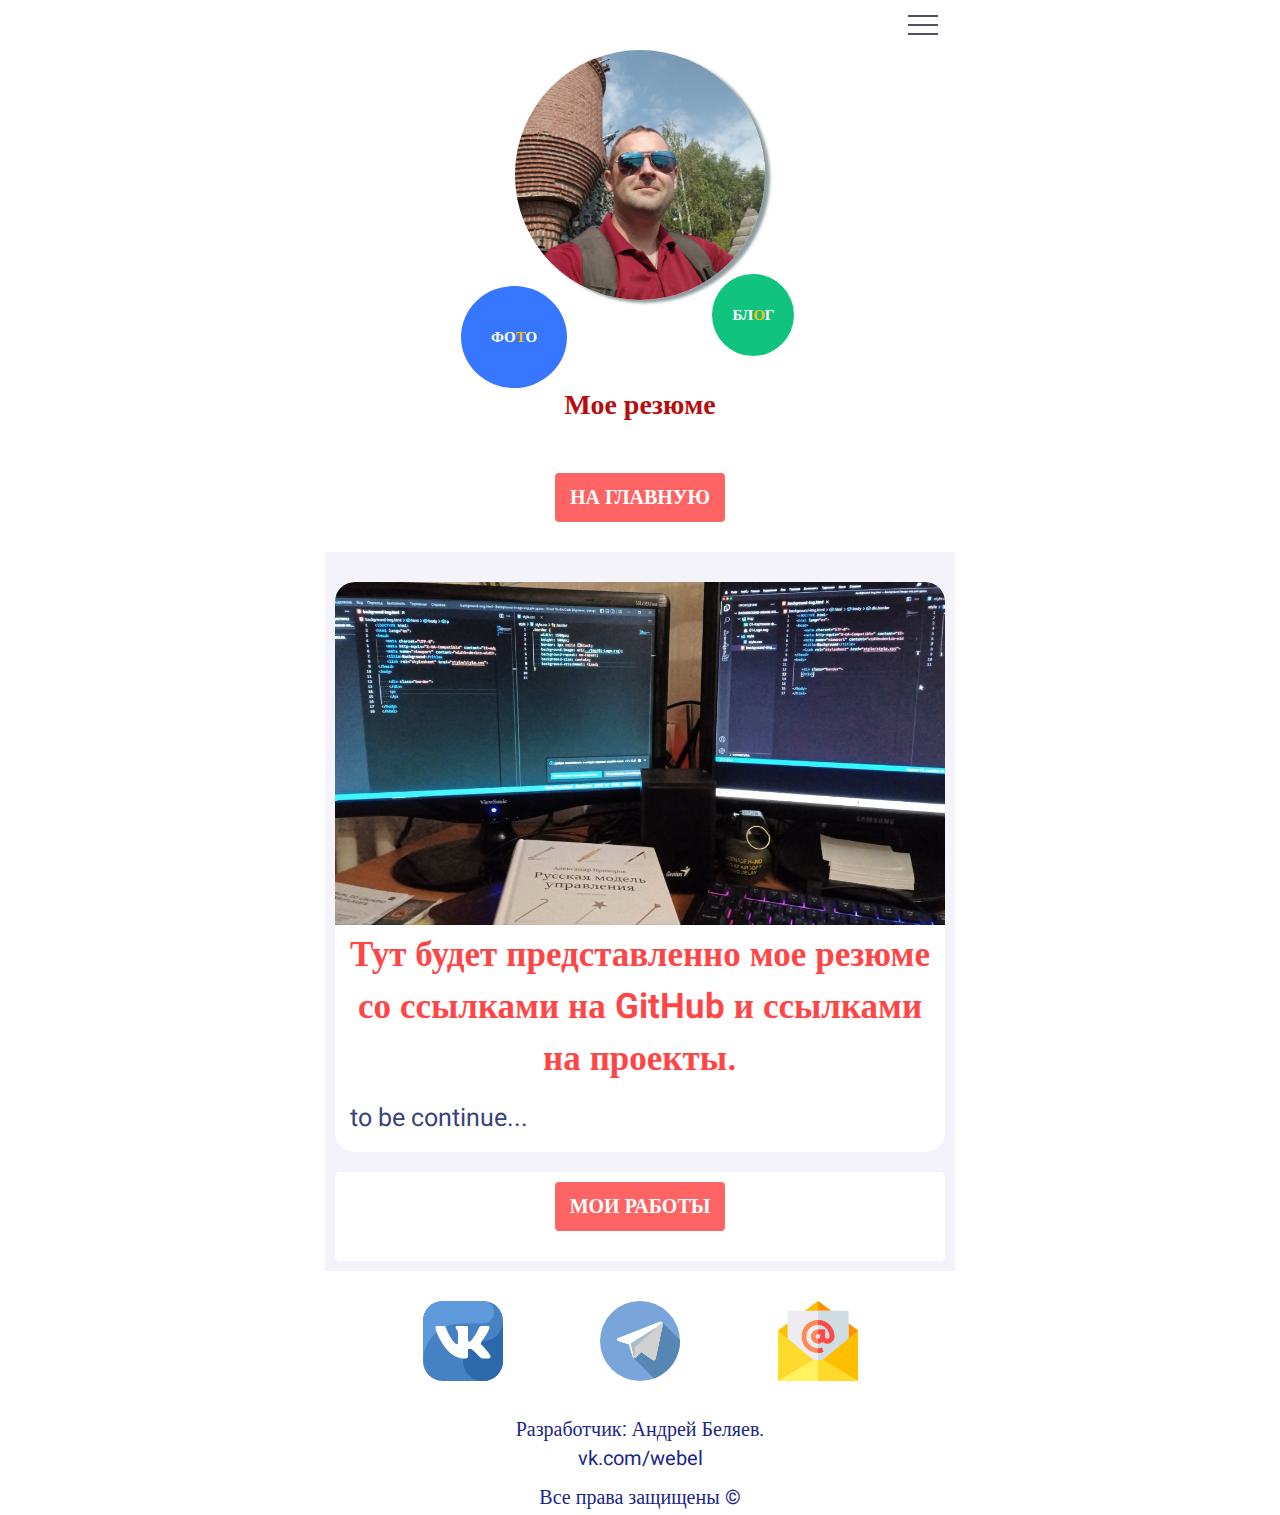
<file: resume.html>
<!DOCTYPE html>
<html lang="ru">

<head>
    <link rel="stylesheet" href="css/style.css">
    <meta charset="UTF-8">
    <meta http-equiv="X-UA-Compatible" content="IE=edge">
    <meta name="viewport" content="width=device-width, initial-scale=1.0">
    <title>my-resume</title>
    <meta name="author" content="Андрей Беляев">
</head>

<body class="page-body">
    <header class="page-header">
        <a class="toggler-link" href="#">
            <svg class="toggler-icon" width="30" height="20" viewBox="0 0 30 20" fill="none"
                xmlns="http://www.w3.org/2000/svg">
                <path d="M0 1H30" stroke="#21243D" stroke-width="1.6" />
                <path d="M0 10H30" stroke="#21243D" stroke-width="1.6" />
                <path d="M0 19H30" stroke="#21243D" stroke-width="1.6" />
            </svg>
        </a>
    </header>
    <main class="page-main">
        <img class="image" src="/img/fotovochkah.jpg" alt="hphoto">
        <div class="section-button-news">
            <a href="my-blog.html" class="button-news">БЛ<span>О</span>Г</a>
        </div>
        <div class="section-button-photo">
            <a href="my-photo.html" class="button-photo">ФО<span>Т</span>О</a>
        </div>
        <h1 class="slogan">Мое резюме</h1>
        <div class="section-button">
            <a href="index.html" class="button">НА ГЛАВНУЮ</a>
        </div>
        <div class="my-cards">
            <div class="card">
                <img class="imag-card" src="/img/coding-doma.jpg" alt="kniga-dedline">
                <h2 class="title-card">Тут будет представленно мое резюме со ссылками на GitHub и ссылками на проекты.</h2>
                <p class="text-card">to be continue...</p>
            </div>

            <div class="works">
                     <div class="section-button">
                        <a href="my-work.html" class="button">МОИ РАБОТЫ</a>
                    </div>
            </div>
        </div>
    </main>
    <footer class="page-footer">
        <div class="social-items">
            <a href="https://vk.com/webel">
                <svg class="social-icon" viewBox="0 0 64 64" xmlns="http://www.w3.org/2000/svg">
                    <g fill-rule="evenodd">
                        <path
                            d="m48 64h-32a16.0007 16.0007 0 0 1 -16-16v-32a16.0007 16.0007 0 0 1 16-16h32a16 16 0 0 1 16 16v32a16 16 0 0 1 -16 16"
                            fill="#4682c3" />
                        <path
                            d="m30 18h18a9.0006 9.0006 0 0 0 .92-17.954c-.306-.017-.609-.046-.92-.046h-32a16.0007 16.0007 0 0 0 -16 16v32a30.0007 30.0007 0 0 1 30-30"
                            fill="#5f9bdc" />
                        <path d="m48 32a16 16 0 1 0 16 16v-32a16 16 0 0 1 -16 16" fill="#2d69aa" />
                        <path
                            d="m53.118 21.804c.324-1.018 0-1.757-1.435-1.757h-4.765a2.107 2.107 0 0 0 -2.081 1.341 40.5784 40.5784 0 0 1 -5.877 9.761c-1.11 1.11-1.618 1.481-2.22 1.481-.324 0-.74-.371-.74-1.389v-9.483c0-1.203-.371-1.758-1.388-1.758h-7.306a1.1483 1.1483 0 0 0 -1.203 1.11c0 1.157 1.712 1.434 1.897 4.673v7.031c0 1.527-.278 1.805-.879 1.805-1.62 0-6.203-5.968-8.563-12.769-.463-1.342-.924-1.85-2.128-1.85h-4.811c-1.388 0-1.619.647-1.619 1.341 0 3.056 8.638 24.612 22.577 24.612 3.052 0 3.423-.693 3.423-1.85v-4.302c0-1.389.278-1.62 1.249-1.62 2.481 0 6.971 5.542 8.131 6.703a2.9471 2.9471 0 0 0 2.232 1.116h4.765c1.388 0 1.871-.843 1.502-2.184-.858-2.76-6.827-8.438-7.145-8.873-.695-.926-.51-1.295 0-2.129-.047 0 5.782-8.234 6.384-11.01z"
                            fill="#fff" />
                    </g>
                </svg>
            </a>
            <a href="https://t.me/AndreyKravcev">
                <svg class="social-icon" version="1.1" id="Layer_1" xmlns="http://www.w3.org/2000/svg"
                    xmlns:xlink="http://www.w3.org/1999/xlink" x="0px" y="0px" viewBox="0 0 512 512"
                    style="enable-background:new 0 0 512 512;" xml:space="preserve">
                    <circle style="fill:#7AA5DA;" cx="256" cy="256" r="256" />
                    <path style="fill:#5786B5;"
                        d="M511.924,250.077L398.283,136.625l-185.108,225.63l133.284,133.284 C443.197,458.988,512,365.535,512,256C512,254.019,511.969,252.045,511.924,250.077z" />
                    <path style="fill:#FFFFFF;"
                        d="M383.717,133.52c10.206-3.982,20.756,4.948,18.515,15.67l-45.77,218.781 c-2.138,10.257-14.188,14.877-22.635,8.671l-69.094-50.717l-35.219,35.961c-6.189,6.31-16.86,3.741-19.515-4.672l-25.41-80.662 l-68.112-20.118c-8.947-2.638-9.464-15.084-0.793-18.48L383.717,133.52z M350.118,182.065c2.982-2.638-0.483-7.292-3.862-5.189 l-147.015,91.177c-2.586,1.603-3.775,4.758-2.862,7.671l20.049,88.04c0.397,1.345,2.327,1.155,2.5-0.241l4.482-67.094 c0.172-1.655,0.965-3.172,2.207-4.275L350.118,182.065z" />
                    <path style="fill:#9EC2E5;"
                        d="M346.257,176.876c3.379-2.103,6.844,2.551,3.862,5.189l-124.5,110.089 c-1.241,1.103-2.034,2.62-2.207,4.275l-4.482,67.094c-0.172,1.396-2.103,1.586-2.5,0.241l-20.049-88.04 c-0.914-2.913,0.276-6.068,2.862-7.671L346.257,176.876z" />
                    <path style="fill:#FFFFFF;"
                        d="M217.154,364.678c-3.241-1.155-5.982-3.741-7.154-7.465l-25.41-80.662l-68.112-20.118 c-8.947-2.638-9.464-15.084-0.793-18.48L383.717,133.52c6.585-2.569,13.326,0.241,16.653,5.448 c-0.621-0.948-1.362-1.827-2.189-2.603L216.343,284.81v6.499l-1-0.724l1,40.926v32.823c0.259,0.121,0.534,0.224,0.81,0.31V364.678 L217.154,364.678z" />
                    <g>
                        <path style="fill:#D1D1D1;"
                            d="M402.525,145.518c0.052,1.172-0.034,2.413-0.293,3.672l-45.77,218.781 c-2.138,10.257-14.188,14.877-22.635,8.671l-69.094-50.717l-48.39-34.616v-6.499l181.838-148.446 c0.827,0.776,1.569,1.655,2.189,2.603c0.121,0.207,0.241,0.396,0.362,0.586c0.103,0.207,0.224,0.414,0.328,0.603 c0.103,0.207,0.207,0.414,0.293,0.621c0.103,0.224,0.19,0.431,0.276,0.655c0.069,0.19,0.155,0.396,0.224,0.621 c0.224,0.672,0.396,1.362,0.517,2.086C402.439,144.587,402.491,145.036,402.525,145.518z" />
                        <path style="fill:#D1D1D1;"
                            d="M264.733,325.925l-35.219,35.961c-0.293,0.293-0.603,0.586-0.914,0.845 c-0.31,0.259-0.621,0.483-0.948,0.707c-0.017,0.017-0.017,0.017-0.017,0.017c-0.655,0.431-1.327,0.793-2.034,1.086 c-0.362,0.138-0.707,0.276-1.069,0.362c-1.5,0.448-3.034,0.569-4.551,0.414c-0.396-0.034-0.793-0.103-1.172-0.172 c-0.052,0-0.103-0.017-0.155-0.034c-0.379-0.103-0.759-0.207-1.138-0.328c-0.121-0.034-0.241-0.069-0.362-0.138l-0.81-33.133 v-40.202L264.733,325.925z" />
                    </g>
                    <g>
                        <path style="fill:#DADDE0;"
                            d="M228.6,362.73c-0.31,0.259-0.621,0.5-0.948,0.724v-0.017 C227.98,363.213,228.29,362.989,228.6,362.73z" />
                        <path style="fill:#DADDE0;"
                            d="M227.652,363.437v0.017c0,0,0-0.017-0.017,0C227.635,363.454,227.635,363.454,227.652,363.437z" />
                        <path style="fill:#DADDE0;"
                            d="M225.601,364.541c0.707-0.293,1.379-0.655,2.034-1.086 C226.98,363.885,226.29,364.247,225.601,364.541z" />
                        <path style="fill:#DADDE0;"
                            d="M219.981,365.316c1.517,0.155,3.051,0.034,4.551-0.414c-1.086,0.345-2.207,0.5-3.327,0.5 c-0.345,0-0.69-0.017-1.017-0.052C220.119,365.351,220.05,365.351,219.981,365.316z" />
                    </g>
                    <g>
                        <path style="fill:#FFFFFF;"
                            d="M221.205,365.402c-0.345,0-0.69-0.017-1.017-0.052C220.515,365.385,220.86,365.402,221.205,365.402z " />
                        <path style="fill:#FFFFFF;"
                            d="M219.981,365.316c0.069,0.034,0.138,0.034,0.207,0.034c-0.362-0.017-0.69-0.069-1.034-0.138 C219.429,365.265,219.705,365.299,219.981,365.316z" />
                    </g>
                    <g>
                        <path style="fill:#DADDE0;"
                            d="M219.981,365.316c-0.276-0.017-0.552-0.052-0.827-0.103c-0.121-0.017-0.241-0.034-0.345-0.069 C219.188,365.213,219.584,365.282,219.981,365.316z" />
                        <path style="fill:#DADDE0;"
                            d="M217.516,364.782c0.379,0.121,0.759,0.224,1.138,0.328c-0.155-0.034-0.31-0.069-0.465-0.103 c-0.069-0.017-0.138-0.034-0.19-0.069C217.843,364.903,217.671,364.851,217.516,364.782z" />
                    </g>
                    <g>
                        <path style="fill:#FFFFFF;"
                            d="M218.188,365.006c0.155,0.034,0.31,0.069,0.465,0.103 C218.498,365.092,218.343,365.058,218.188,365.006z" />
                        <path style="fill:#FFFFFF;"
                            d="M217.516,364.782c0.155,0.069,0.328,0.121,0.483,0.155c-0.259-0.052-0.517-0.138-0.776-0.241 C217.326,364.73,217.412,364.765,217.516,364.782z" />
                    </g>
                    <path style="fill:#DADDE0;"
                        d="M217.516,364.782c-0.103-0.017-0.19-0.052-0.293-0.086c-0.017,0.017-0.052,0-0.069-0.017v-0.034 C217.274,364.713,217.395,364.747,217.516,364.782z" />
                    <path style="fill:#D1D1D1;"
                        d="M216.343,331.511l0.81,33.133c-0.276-0.086-0.552-0.19-0.81-0.31V331.511z" />
                    <polygon style="fill:#DADDE0;" points="216.343,291.309 216.343,331.511 215.343,290.585 " />
                    <path style="fill:#ADBCC9;"
                        d="M350.118,182.065l-124.5,110.089c-1.241,1.103-2.034,2.62-2.207,4.275l-4.474,67.1 c-0.172,1.396-2.103,1.586-2.517,0.241l-20.04-88.045c-0.914-2.913,0.276-6.068,2.862-7.671l147.015-91.177 C349.636,174.773,353.101,179.428,350.118,182.065z" />
                </svg>
            </a>
            <a href="mailto:webel@vk.com">
                <svg class="social-icon" id="Capa_1" enable-background="new 0 0 512 512" viewBox="0 0 512 512"
                    xmlns="http://www.w3.org/2000/svg">
                    <path d="m512 189.43-256 322.57-256-322.57 67.1-49.5h377.8z" fill="#fdbf00" />
                    <path d="m512 189.43-256 322.57v-372.07h188.9z" fill="#ff9100" />
                    <path d="m344.85 64.89-17.7 24.22h-142.3l-17.7-24.22 88.85-64.89z" fill="#fdbf00" />
                    <path d="m344.85 64.89-17.7 24.22h-71.15v-89.11z" fill="#ff9100" />
                    <path d="m61 62v191.74l195 258.26 195-258.12v-191.88z" fill="#ececf1" />
                    <path d="m451 62v191.88l-195 258.12v-450z" fill="#cfdde2" />
                    <path d="m0 189.426v322.574l143-62 83-73z" fill="#ffda2d" />
                    <path d="m286 377 92 78 134 57v-322.574z" fill="#fdbf00" />
                    <path d="m512 512h-512l226-135h60z" fill="#fff261" />
                    <path d="m512 512h-256v-135h30z" fill="#ffda2d" />
                    <path
                        d="m256 122c-57.9 0-105 47.1-105 105s47.1 105 105 105c12 0 23.77-2.01 35-5.98l-10-28.28c-8 2.83-16.42 4.26-25 4.26-41.35 0-75-33.64-75-75s33.65-75 75-75 75 33.64 75 75c0 8.27-6.73 15-15 15s-15-6.73-15-15v-45h-45c-24.81 0-45 20.19-45 45s20.19 45 45 45c11.52 0 22.03-4.35 30-11.5 7.97 7.15 18.48 11.5 30 11.5 24.81 0 45-20.19 45-45 0-57.9-47.1-105-105-105zm15 105c0 8.27-6.73 15-15 15s-15-6.73-15-15 6.73-15 15-15h15z"
                        fill="#ff8856" />
                    <g fill="#ff4949">
                        <path d="m281 297.74 10 28.28c-11.23 3.97-23 5.98-35 5.98v-30c8.58 0 17-1.43 25-4.26z" />
                        <path
                            d="m361 227c0 24.81-20.19 45-45 45-11.52 0-22.03-4.35-30-11.5-7.97 7.15-18.48 11.5-30 11.5v-30c8.27 0 15-6.73 15-15v-15h-15v-30h45v45c0 8.27 6.73 15 15 15s15-6.73 15-15c0-41.36-33.65-75-75-75v-30c57.9 0 105 47.1 105 105z" />
                    </g>
                </svg>
            </a>
        </div>
        <div class="copyright">
            <p class="copyright-text">Разработчик: Андрей Беляев.<br>vk.com/webel</p>
            <p class="copyright-text">Все права защищены ©</p>
        </div>
    </footer>
</body>

</html>
</file>
<file: css/style.css>
* {
  padding: 0;
  margin: 0;
}



@font-face {
	font-family: 'Heebo'; 
	src: url(/fonts/Heebo.ttf); 
}


.page-body {
  max-width: 630px;
  min-width: 275px;
  text-align: center;
  margin: 0 auto;
  padding: 0 20px;
}

.page-header {
  display: flex;
  flex-direction: row-reverse;
  min-width: 275px;
  height: 50px;
}

.toggler-link {
  margin: 15px;
  width: 35px;
  height: 25px;
  text-align: center;
}

.image {
  width: 250px;
  height: 250px;
  border-radius: 50%;
  box-shadow: 5px 3px 3px rgba(68, 91, 99, 0.6);
}

.slogan {
  font-family: 'Heebo';
  font-style: normal;
  font-weight: 700;
  font-size: 28px;
  line-height: 35px;
  text-align: center;
  color:#b90c0c;
  margin: 40px;

}

.text {
  margin: 30px 0;
  font-family: 'Heebo';
  font-style: normal;
  font-weight: 400;
  font-size: 25px;
  line-height: 20px;
  text-align: left;
  color:#444eac;
}

.section-button {
  padding: 20px 20px 40px;
}

.button {
  text-decoration: none;
  background-color: #FF6464;
  font-family: 'Heebo';
  font-size: 20px;
  font-weight:600;
  border-radius: 4px;
  color: #ffffff;
  padding: 10px 15px;
}

.my-cards {
  background-color: #f5f3fa;
  padding:10px;
}

.card {
  background-color: #ffffff;
  border-radius: 20px;
  margin: 20px 0;
}

.imag-card {
  max-width:100%;
  max-height: 100%;
  border-radius: 20px 20px 0 0;
}

.title-card {
  color:#ff4545;
  font-family: 'Heebo';
  font-size: 35px;
  font-weight:600;
}

.imag-works {
  max-width:100%;
  max-height: 100%;
}

.text-card {
  font-family: 'Heebo';
  padding: 15px;
  text-align: start;
  font-size:25px;
  color:#3c427a;
}

.works {
  background-color: #ffffff;
  border-radius: 5px;
}

.page-footer {
  height: 80px;
  width: 100%;
}

.social-items {
  display: flex;
  flex-direction: row;
  justify-content:space-evenly;
  margin: 30px 0;
}

.social-icon {
  width: 80px;
  height: 80px;
}

.copyright {
  height: 100px;
  padding: auto;
}

.copyright-text {
  margin: 10px 0;
  font-family: 'Heebo';
  font-style: normal;
  font-weight: 400;
  font-size: 20px;
  text-align: center;
  color:#1b2686;
}

span {
  color:rgb(255, 189, 7);
}

.button-news {
  text-decoration: none;
  background-color: #10c47f;
  font-family: 'Heebo';
  font-size: 15px;
  font-weight:600;
  border-radius: 50%;
  color: #ffffff;
  padding: 30px 20px;
}

.section-button-news {
  position: relative;
  right: -18%;
}

.button-photo {
  text-decoration: none;
  background-color: #3777ff;
  font-family: 'Heebo';
  font-size: 15px;
  font-weight:600;
  border-radius: 50%;
  color: #ffffff;
  padding: 40px 30px;
}

.section-button-photo {
  position: relative;
  right: 20%;
}

.my-photos {
  text-decoration: none;
  font-family: 'Heebo';
  font-size: 35px;
  font-weight:600;
  color: #23a709;
  margin-bottom: 20px;
}

.page-up:hover {
  width: 100%;
  transition: 2s;
  height: auto;
  border-radius: 10px;
  margin-bottom: 20px;
}

.page-up:not(:hover) {
  width: 80%;
  transition: 1s;
  border-radius: 10px;
  margin-bottom: 20px;
}

.section-photo {
  padding: 20px;
  text-align: center;
  background-color: #fcf1ff;
}
</file>
